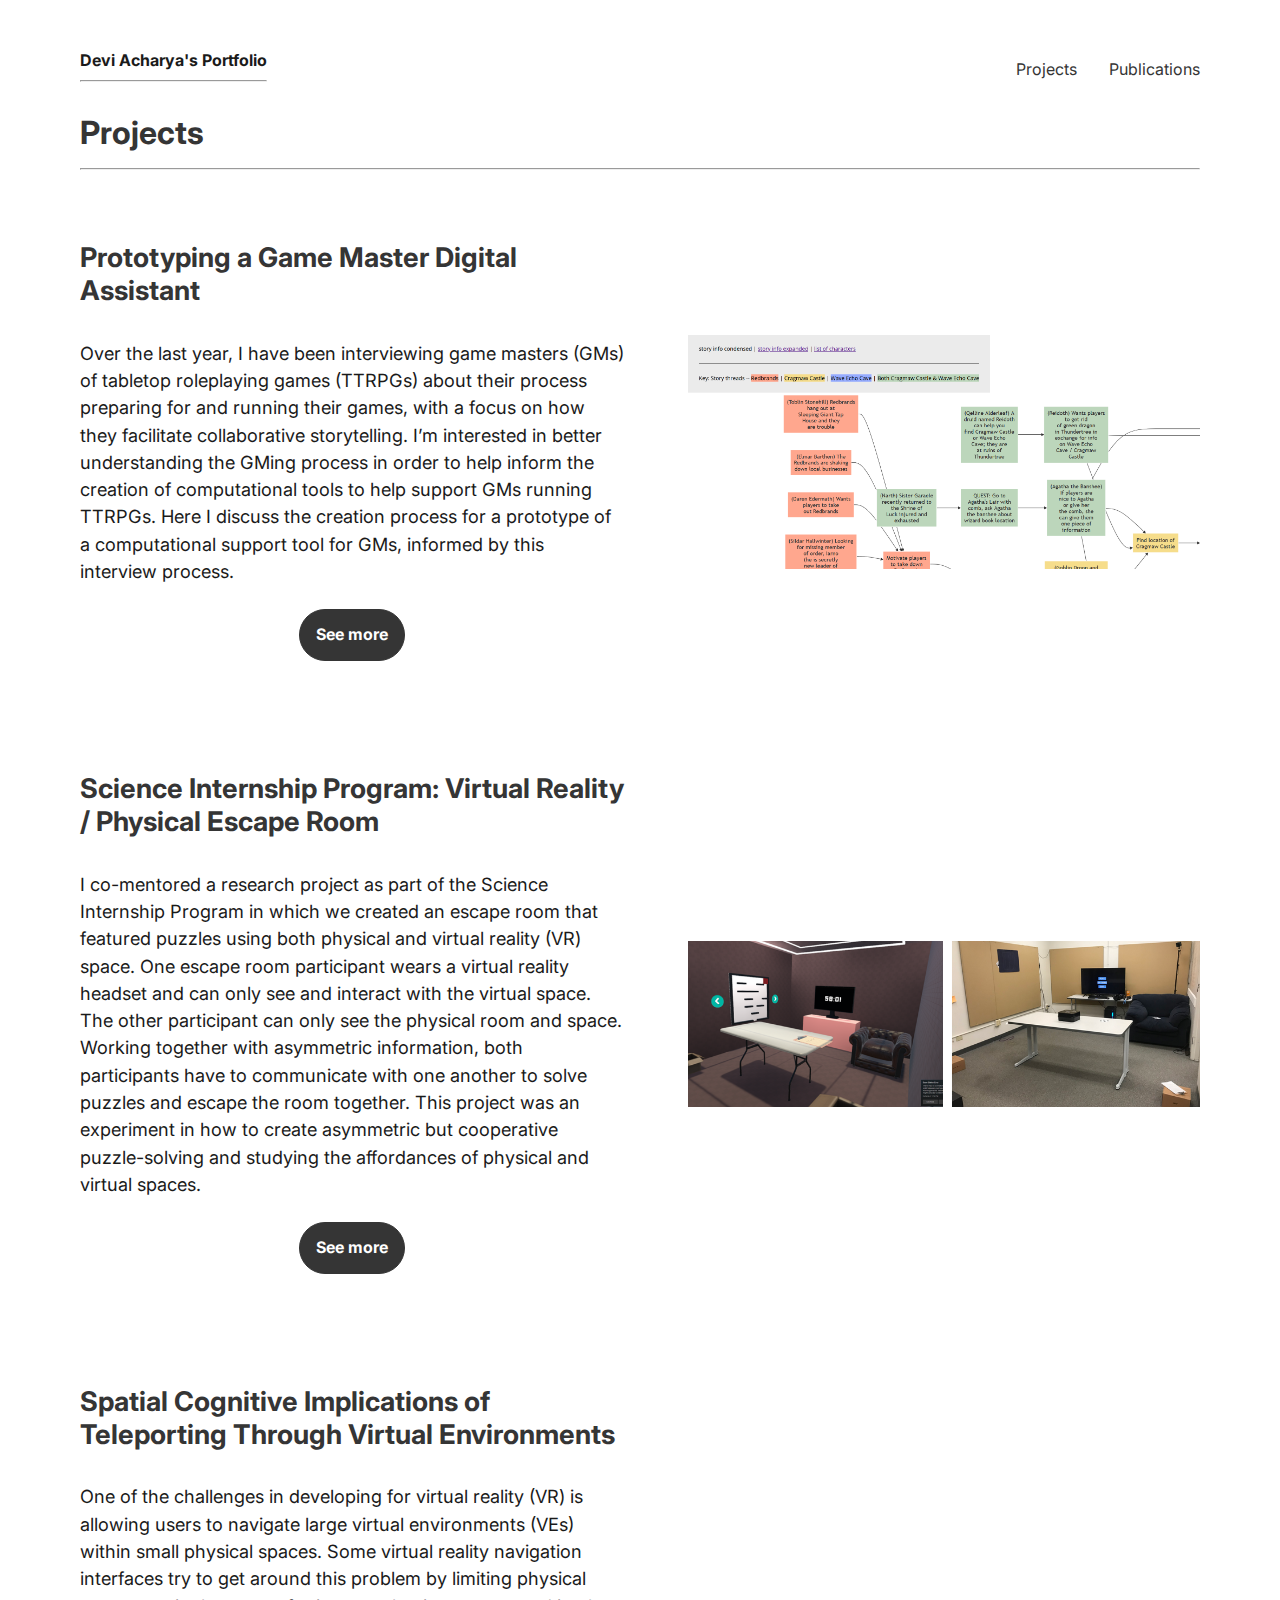
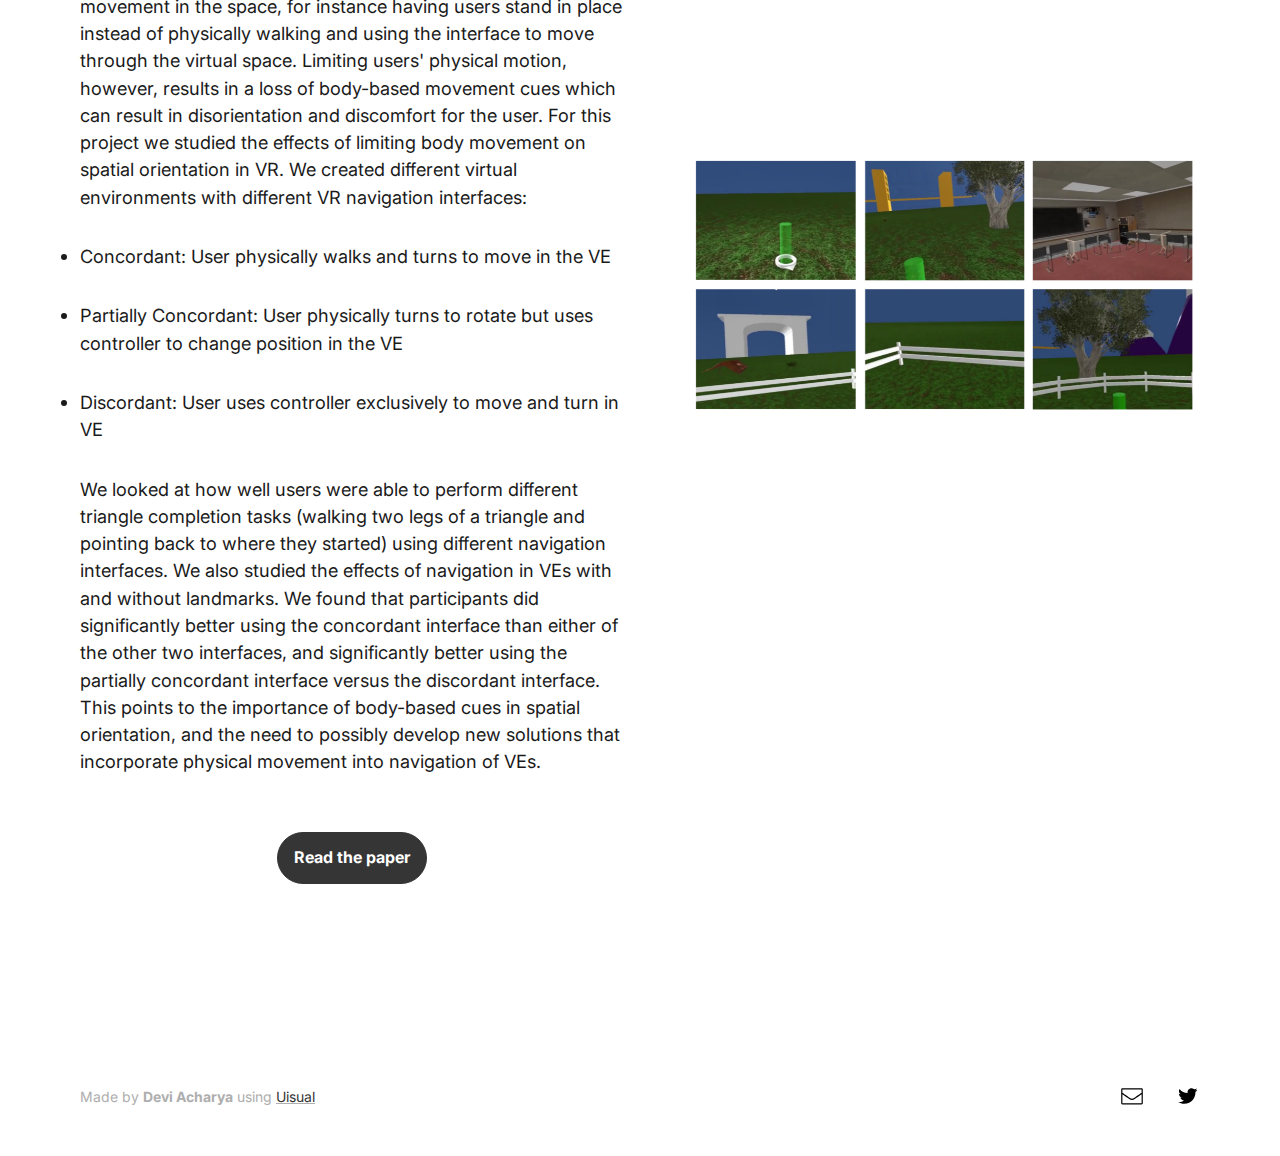
<file: index.html>
<!DOCTYPE html>
<html lang="en">
  <head>
    <!-- META -->
    <meta charset="UTF-8">
    <meta name="viewport" content="width=device-width, initial-scale=1">
    <meta name="uisual" content="Made with Uisual (uisual.com)">
    <meta name="author" content="#">
    <meta name="description" content="#">
    <meta name="referrer" content="unsafe-url">
    <meta name="robots" content="index, follow">
    <!-- SPEED -->
    <link rel="preconnect" href="https://res.cloudinary.com">
    <link rel="dns-prefetch" href="https://res.cloudinary.com">
    <link rel="preconnect" href="https://fonts.googleapis.com">
    <link rel="dns-prefetch" href="https://fonts.googleapis.com">
    <link rel="preconnect" href="https://fonts.gstatic.com">
    <link rel="dns-prefetch" href="https://fonts.gstatic.com">
    <!-- LINK -->
    <link rel="me" href="#">
    <link rel="canonical" href="#">
    <link rel="icon" type="image/png" href="#" sizes="48x48">
    <!-- PERFORMANCE -->
    <link rel="stylesheet" href="https://fonts.googleapis.com/css2?family=Inter:wght@400;700&display=swap">
    <link rel="preload" as="style" href="style.css">
    <link rel="stylesheet" href="style.css">
    <!-- TITLE -->
    <title>Devi Acharya's Portfolio</title>
  </head>
  <body>    
    <header role="banner" class="ui-section-header">
      <div class="ui-layout-container">
        <div class="ui-section-header__layout ui-layout-flex">
          <!-- LOGO -->
            <div class="ui-section-header--logo">
            <strong>Devi Acharya's Portfolio</strong>
            <hr>
          </div>
          <!-- HAMBURGER -->
          <input type="checkbox" id="ui-section-header--menu-id">
          <label for="ui-section-header--menu-id" class="ui-section-header--menu-icon"></label>
          <!-- MENU -->
          <nav role="navigation" class="ui-section-header--nav ui-layout-flex">
            <a href="index.html" role="link" aria-label="#" class="ui-section-header--nav-link">Projects</a>
            <a href="cv.html" role="link" aria-label="#" class="ui-section-header--nav-link">Publications</a>
          </nav>
        </div>
      </div>
    </header>
    <main role="main">
    <section class="ui-section-hero">
        <div class="ui-layout-container">
            <div>
              <h1>Projects</h1>
              <hr>
            </div>
        </div>
      </section>
      <section class="ui-section-feature">
        <div class="ui-layout-container">
          <div class="ui-section-feature__layout ui-layout-grid ui-layout-grid-2">
            <div>
              <h2>Prototyping a Game Master Digital Assistant</h2>
              <p class="ui-text-intro">Over the last year, I have been interviewing game masters (GMs) of tabletop roleplaying games (TTRPGs) about their process preparing for and running their games, with a focus on how they facilitate collaborative storytelling. I’m interested in better understanding the GMing process in order to help inform the creation of computational tools to help support GMs running TTRPGs. Here I discuss the creation process for a prototype of a computational support tool for GMs, informed by this interview process.</p>
              <div class="ui-component-cta ui-layout-flex">
                <a href="ttrpg.html" role="link" aria-label="#" class="ui-component-button ui-component-button-normal ui-component-button-primary">See more</a>

              </div>
            </div>
            <!-- IMAGE -->
            <img src="flowchart2.png" alt="#" class="ui-image-half-right">
          </div>

          <div class="ui-section-feature__layout ui-layout-grid ui-layout-grid-2">
            <!-- FEATURE -->
            <div>
              <h2>Science Internship Program: Virtual Reality / Physical Escape Room</h2>
              <p class="ui-text-intro">I co-mentored a research project as part of the Science Internship Program in which we created an escape room that featured puzzles using both physical and virtual reality (VR) space. One escape room participant wears a virtual reality headset and can only see and interact with the virtual space. The other participant can only see the physical room and space. Working together with asymmetric information, both participants have to communicate with one another to solve puzzles and escape the room together. This project was an experiment in how to create asymmetric but cooperative puzzle-solving and studying the affordances of physical and virtual spaces.</p>
              <div class="ui-component-cta ui-layout-flex">
                <a href="escaperoom.html" role="link" aria-label="#" class="ui-component-button ui-component-button-normal ui-component-button-primary">See more</a>
              </div>
            </div>
            <!-- IMAGE -->
            <img src="escape-room.png" alt="#" class="ui-image-half-right">
          </div>

          <div class="ui-section-feature__layout ui-layout-grid ui-layout-grid-2">
            <!-- FEATURE -->
            <div>
              <h2>Spatial Cognitive Implications of Teleporting Through Virtual Environments</h2>
              <p class="ui-text-intro">One of the challenges in developing for virtual reality (VR) is allowing users to navigate large virtual environments (VEs) within small physical spaces. Some virtual reality navigation interfaces try to get around this problem by limiting physical movement in the space, for instance having users stand in place instead of physically walking and using the interface to move through the virtual space. Limiting users' physical motion, however, results in a loss of body-based movement cues which can result in disorientation and discomfort for the user. For this project we studied the effects of limiting body movement on spatial orientation in VR. We created different virtual environments with different VR navigation interfaces:</p>
              <ul class="ui-text-intro">
                <li class="ui-text-intro">Concordant: User physically walks and turns to move in the VE</li>
                <li class="ui-text-intro">Partially Concordant: User physically turns to rotate but uses controller to change position in the VE</li>
                <li class="ui-text-intro">Discordant: User uses controller exclusively to move and turn in VE</li>
              </ul>
              <p class="ui-text-intro">We looked at how well users were able to perform different triangle completion tasks (walking two legs of a triangle and pointing back to where they started) using different navigation interfaces. We also studied the effects of navigation in VEs with and without landmarks. We found that participants did significantly better using the concordant interface than either of the other two interfaces, and significantly better using the partially concordant interface versus the discordant interface. This points to the importance of body-based cues in spatial orientation, and the need to possibly develop new solutions that incorporate physical movement into navigation of VEs.</p>
              <div class="ui-component-cta ui-layout-flex">

              </div>
            </div>
            <!-- IMAGE -->
            <img src="vr.png" alt="#" class="ui-image-half-right">
            <a href="https://lib.dr.iastate.edu/cgi/viewcontent.cgi?article=1204&context=imse_pubs" role="link" aria-label="#" class="ui-component-button ui-component-button-normal ui-component-button-primary">Read the paper</a>
          </div>
        </div>
      </section>
    </main>
    <footer role="contentinfo" class="ui-section-footer">
      <div class="ui-layout-container">
        <div class="ui-section-footer__layout ui-layout-flex">
          <!-- COPYRIGHT -->
          <p class="ui-section-footer--copyright ui-text-note"><small>Made by <strong>Devi Acharya</strong> using <a href="https://github.com/uisual/freebies">Uisual</a></small></p>
          <!-- MENU -->
          <a href="mailto:dacharya@ucsc.edu" role="link" aria-label="#">
             <svg width="24" height="24" viewBox="0 0 1000 1000" xmlns="http://www.w3.org/2000/svg"><path d=" M 100 423C 100 423 100 800 100 800C 100 800 900 800 900 800C 900 800 900 423 900 423C 900 423 614 621 614 621C 614 621 614 621 614 621C 574 647 538 663 500 663C 462 663 426 647 386 621C 386 621 386 621 386 621C 386 621 100 423 100 423M 100 225C 100 225 100 362 100 362C 100 362 414 579 414 579C 449 603 475 613 500 613C 525 613 551 603 586 579C 586 579 900 362 900 362C 900 362 900 225 900 225C 900 225 100 225 100 225M 100 175C 100 175 900 175 900 175C 927 175 950 198 950 225C 950 225 950 800 950 800C 950 827 927 850 900 850C 900 850 100 850 100 850C 73 850 50 827 50 800C 50 800 50 225 50 225C 50 198 73 175 100 175C 100 175 100 175 100 175"/></svg> 
          </a>
          <a href="https://twitter.com/dacharya64/" role="link" aria-label="#">
            <svg width="24" height="24" viewBox="0 0 1000 1000" xmlns="http://www.w3.org/2000/svg"><path d=" M 342 828C 252 828 163 802 88 754C 175 764 265 739 333 685C 266 685 203 640 181 577C 188 566 232 579 253 568C 178 554 119 482 121 406C 140 412 170 426 196 424C 124 379 100 276 144 204C 227 306 354 371 485 376C 474 330 484 278 513 240C 564 169 672 152 741 204C 774 247 827 205 865 189C 873 206 830 262 799 277C 829 274 859 266 888 254C 886 271 839 317 811 337C 816 452 777 568 705 658C 619 768 480 830 342 828"/></svg> 
          </a>
        </div>
      </div>
    </footer>
</html>
</file>
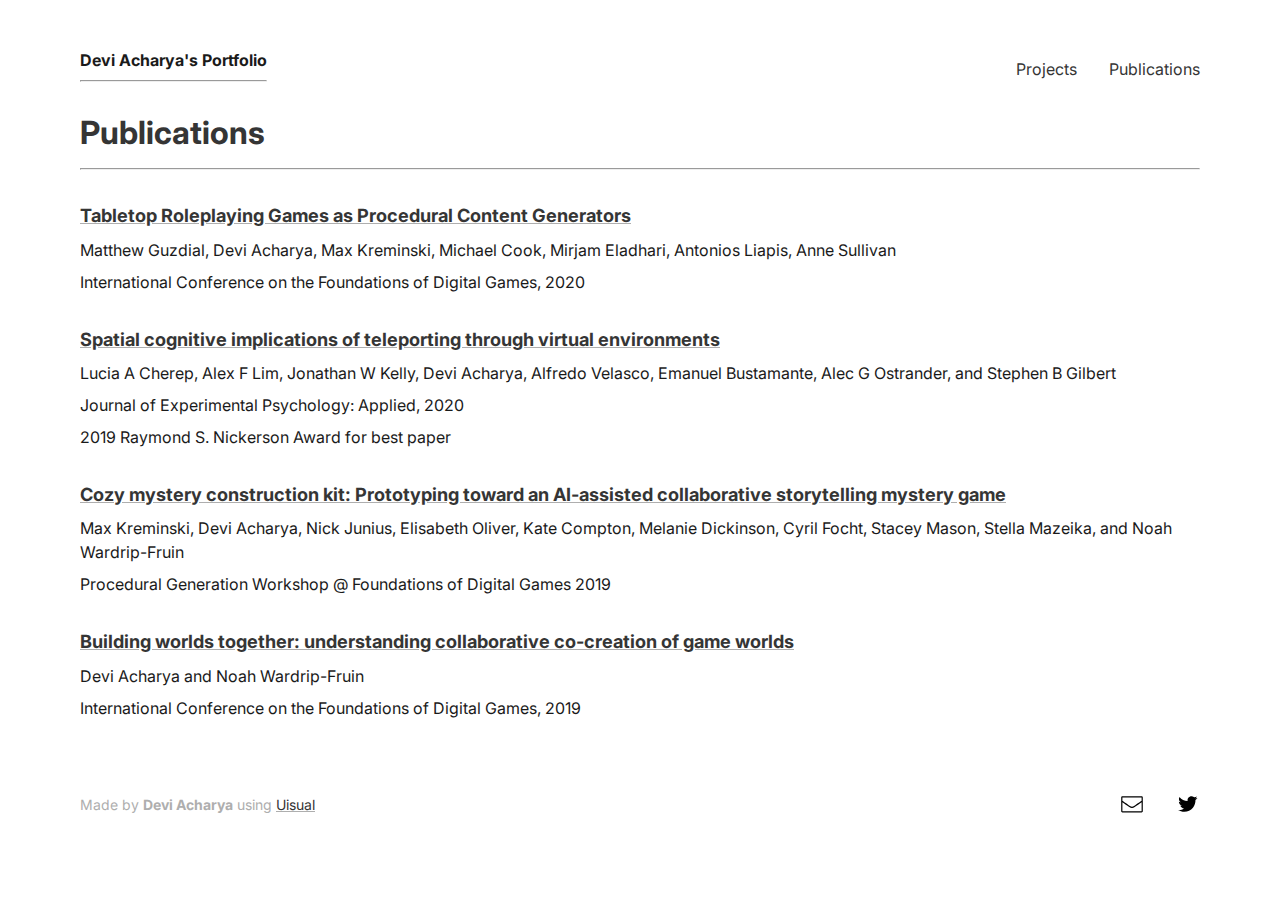
<file: cv.html>
<!DOCTYPE html>
<html lang="en">
  <head>
    <!-- META -->
    <meta charset="UTF-8">
    <meta name="viewport" content="width=device-width, initial-scale=1">
    <meta name="uisual" content="Made with Uisual (uisual.com)">
    <meta name="author" content="#">
    <meta name="description" content="#">
    <meta name="referrer" content="unsafe-url">
    <meta name="robots" content="index, follow">
    <!-- SPEED -->
    <link rel="preconnect" href="https://res.cloudinary.com">
    <link rel="dns-prefetch" href="https://res.cloudinary.com">
    <link rel="preconnect" href="https://fonts.googleapis.com">
    <link rel="dns-prefetch" href="https://fonts.googleapis.com">
    <link rel="preconnect" href="https://fonts.gstatic.com">
    <link rel="dns-prefetch" href="https://fonts.gstatic.com">
    <!-- LINK -->
    <link rel="me" href="#">
    <link rel="canonical" href="#">
    <link rel="icon" type="image/png" href="#" sizes="48x48">
    <!-- PERFORMANCE -->
    <link rel="stylesheet" href="https://fonts.googleapis.com/css2?family=Inter:wght@400;700&display=swap">
    <link rel="preload" as="style" href="style.css">
    <link rel="stylesheet" href="style.css">
    <!-- TITLE -->
    <title>Devi Acharya</title>
  </head>
  <body>
    <header role="banner" class="ui-section-header">
      <div class="ui-layout-container">
        <div class="ui-section-header__layout ui-layout-flex">
          <!-- LOGO -->
          <div class="ui-section-header--logo">
            <strong>Devi Acharya's Portfolio</strong>
            <hr>
          </div>
          <!-- HAMBURGER -->
          <input type="checkbox" id="ui-section-header--menu-id">
          <label for="ui-section-header--menu-id" class="ui-section-header--menu-icon"></label>
          <!-- MENU -->
          <nav role="navigation" class="ui-section-header--nav ui-layout-flex">
            <a href="index.html" role="link" aria-label="#" class="ui-section-header--nav-link">Projects</a>
            <a href="cv.html" role="link" aria-label="#" class="ui-section-header--nav-link">Publications</a>
          </nav>
        </div>
      </div>
    </header>
    <main role="main">
      <section class="ui-section-hero">
        <div class="ui-layout-container">
          <div class="ui-section-hero__layout ui-layout-grid ui-layout-grid-1">
            <!-- COPYWRITING -->
            <div>
              <h1>Publications</h1>
              <hr>
              <p class="ui-text-intro"><strong><a href="https://dl.acm.org/doi/pdf/10.1145/3402942.3409605?casa_token=hCED8gRYzB0AAAAA:Z7VRRqwQcNcJhx8jfYIfAfccmpqnjsb32mTTR9apyP8M1VqpqC9tytspf42xuQ-XRdWD2XdNkhxc">Tabletop Roleplaying Games as Procedural Content Generators</a></strong></p>
              <p>Matthew Guzdial, Devi Acharya, Max Kreminski, Michael Cook, Mirjam Eladhari, Antonios Liapis, Anne Sullivan</p>
              <p>International Conference on the Foundations of Digital Games, 2020</p>

              <p class="ui-text-intro"><strong><a href="https://lib.dr.iastate.edu/cgi/viewcontent.cgi?article=1204&context=imse_pubs">Spatial cognitive implications of teleporting through virtual environments</a></strong></p>
              <p>Lucia A Cherep, Alex F Lim, Jonathan W Kelly, Devi Acharya, Alfredo Velasco, Emanuel Bustamante, Alec G Ostrander, and Stephen B Gilbert</p>
              <p>Journal of Experimental Psychology: Applied, 2020</p>
              <p>2019 Raymond S. Nickerson Award for best paper</p>

              <p class="ui-text-intro"><strong><a href="https://dl.acm.org/doi/pdf/10.1145/3337722.3341853?casa_token=s8kefPIeE6sAAAAA:swRldIv42pY2ogsrI0Z_nmF882ql1hXI5u3E8kvct_qQzeA1OjYwEA3ShQ0Dre6UqeSaR8TQxHZZ">Cozy mystery construction kit: Prototyping toward an AI-assisted collaborative storytelling mystery game</a></strong></p>
              <p>Max Kreminski, Devi Acharya, Nick Junius, Elisabeth Oliver, Kate Compton, Melanie Dickinson, Cyril Focht, Stacey Mason, Stella Mazeika, and Noah Wardrip-Fruin</p>
              <p>Procedural Generation Workshop @ Foundations of Digital Games 2019</p>

              <p class="ui-text-intro"><strong><a href="https://dl.acm.org/doi/pdf/10.1145/3337722.3337748?casa_token=mxjdKnjv1tsAAAAA:hCgHZODN16e8aH_88qj7P3KvJbvwIPVsPYtfqPMrBNpixE4NzTyAYDl5DMUe8AGJ-CegLO4lYOdm">Building worlds together: understanding collaborative co-creation of game worlds</a></strong></p>
              <p>Devi Acharya and Noah Wardrip-Fruin</p>
              <p>International Conference on the Foundations of Digital Games, 2019</p>
            </div>
          </div>
        </div>
      </section>
    </main>
    <footer role="contentinfo" class="ui-section-footer">
      <div class="ui-layout-container">
        <div class="ui-section-footer__layout ui-layout-flex">
          <!-- COPYRIGHT -->
          <p class="ui-section-footer--copyright ui-text-note"><small>Made by <strong>Devi Acharya</strong> using <a href="https://github.com/uisual/freebies">Uisual</a></small></p>
          <!-- MENU -->
          <a href="mailto:dacharya@ucsc.edu" role="link" aria-label="#">
             <svg width="24" height="24" viewBox="0 0 1000 1000" xmlns="http://www.w3.org/2000/svg"><path d=" M 100 423C 100 423 100 800 100 800C 100 800 900 800 900 800C 900 800 900 423 900 423C 900 423 614 621 614 621C 614 621 614 621 614 621C 574 647 538 663 500 663C 462 663 426 647 386 621C 386 621 386 621 386 621C 386 621 100 423 100 423M 100 225C 100 225 100 362 100 362C 100 362 414 579 414 579C 449 603 475 613 500 613C 525 613 551 603 586 579C 586 579 900 362 900 362C 900 362 900 225 900 225C 900 225 100 225 100 225M 100 175C 100 175 900 175 900 175C 927 175 950 198 950 225C 950 225 950 800 950 800C 950 827 927 850 900 850C 900 850 100 850 100 850C 73 850 50 827 50 800C 50 800 50 225 50 225C 50 198 73 175 100 175C 100 175 100 175 100 175"/></svg> 
          </a>
          <a href="https://twitter.com/dacharya64/" role="link" aria-label="#">
            <svg width="24" height="24" viewBox="0 0 1000 1000" xmlns="http://www.w3.org/2000/svg"><path d=" M 342 828C 252 828 163 802 88 754C 175 764 265 739 333 685C 266 685 203 640 181 577C 188 566 232 579 253 568C 178 554 119 482 121 406C 140 412 170 426 196 424C 124 379 100 276 144 204C 227 306 354 371 485 376C 474 330 484 278 513 240C 564 169 672 152 741 204C 774 247 827 205 865 189C 873 206 830 262 799 277C 829 274 859 266 888 254C 886 271 839 317 811 337C 816 452 777 568 705 658C 619 768 480 830 342 828"/></svg> 
          </a>
        </div>
      </div>
    </footer>
  </body>
</html>
</file>
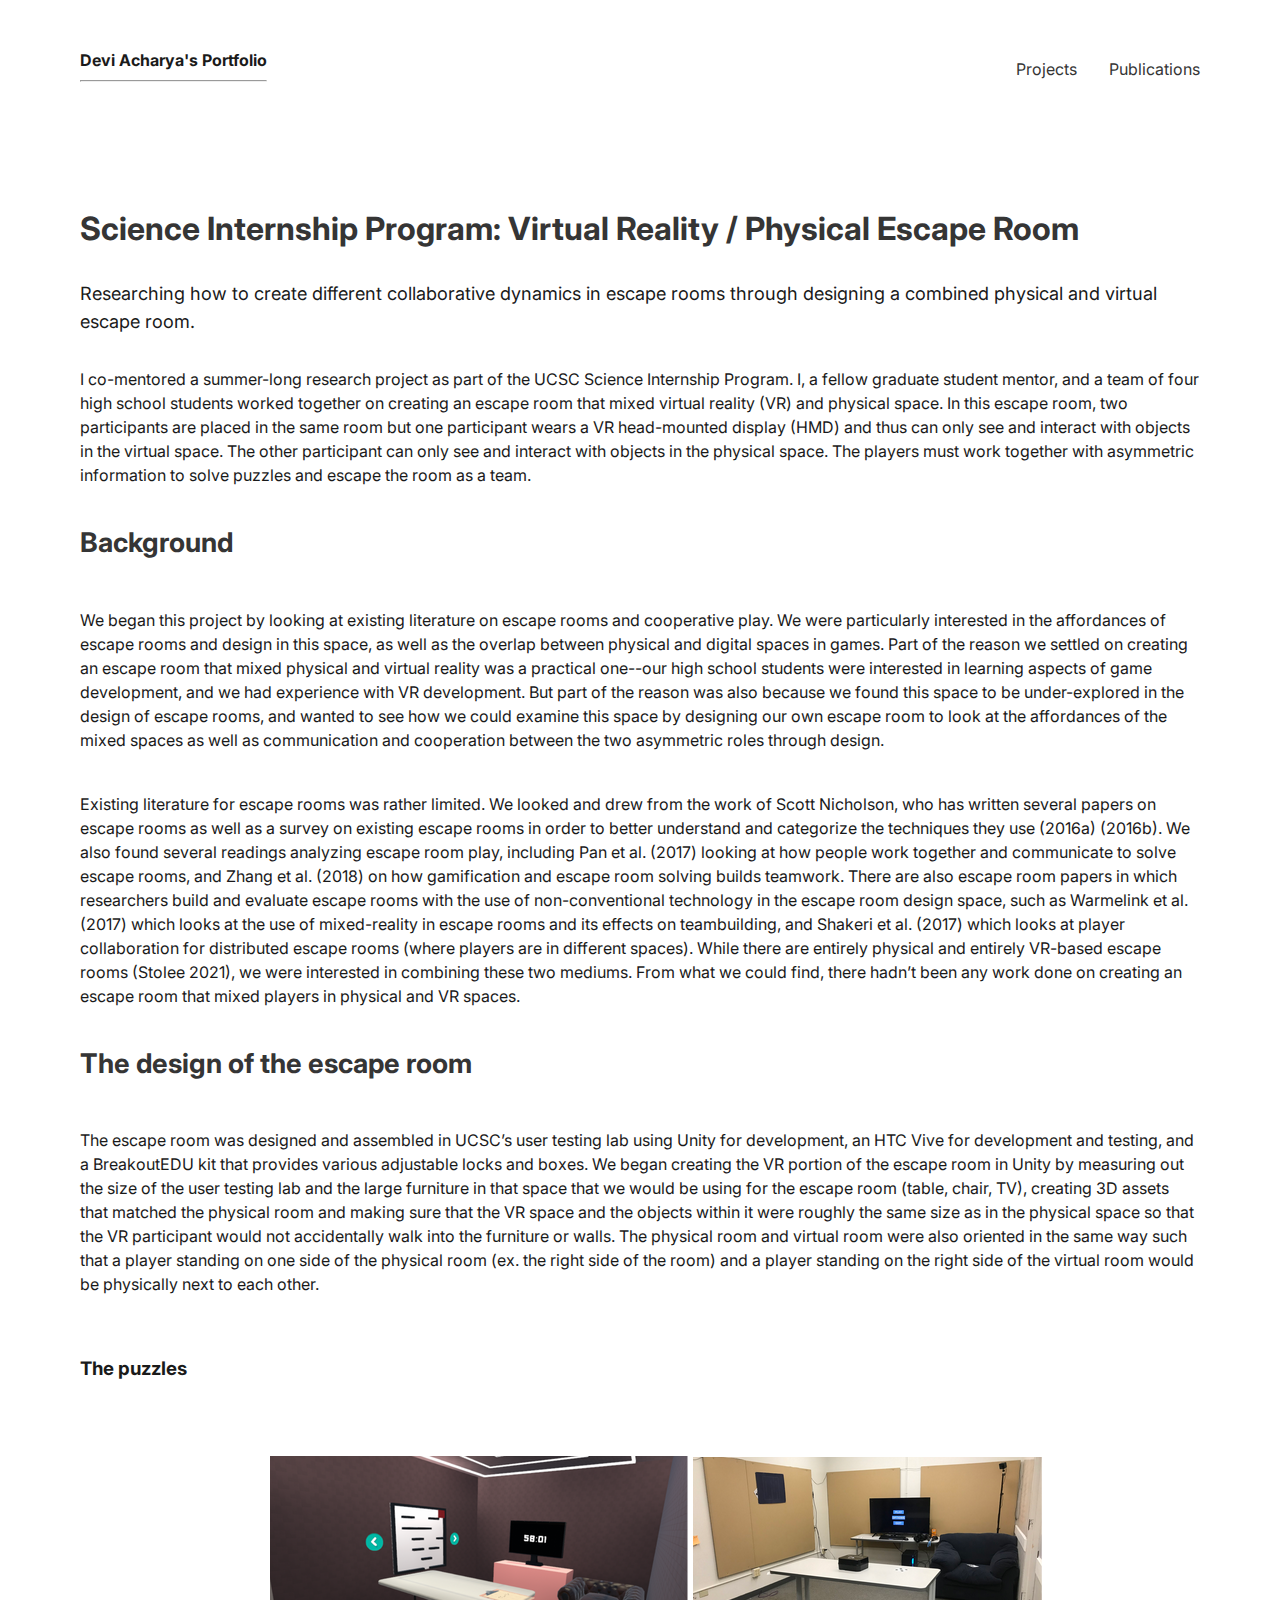
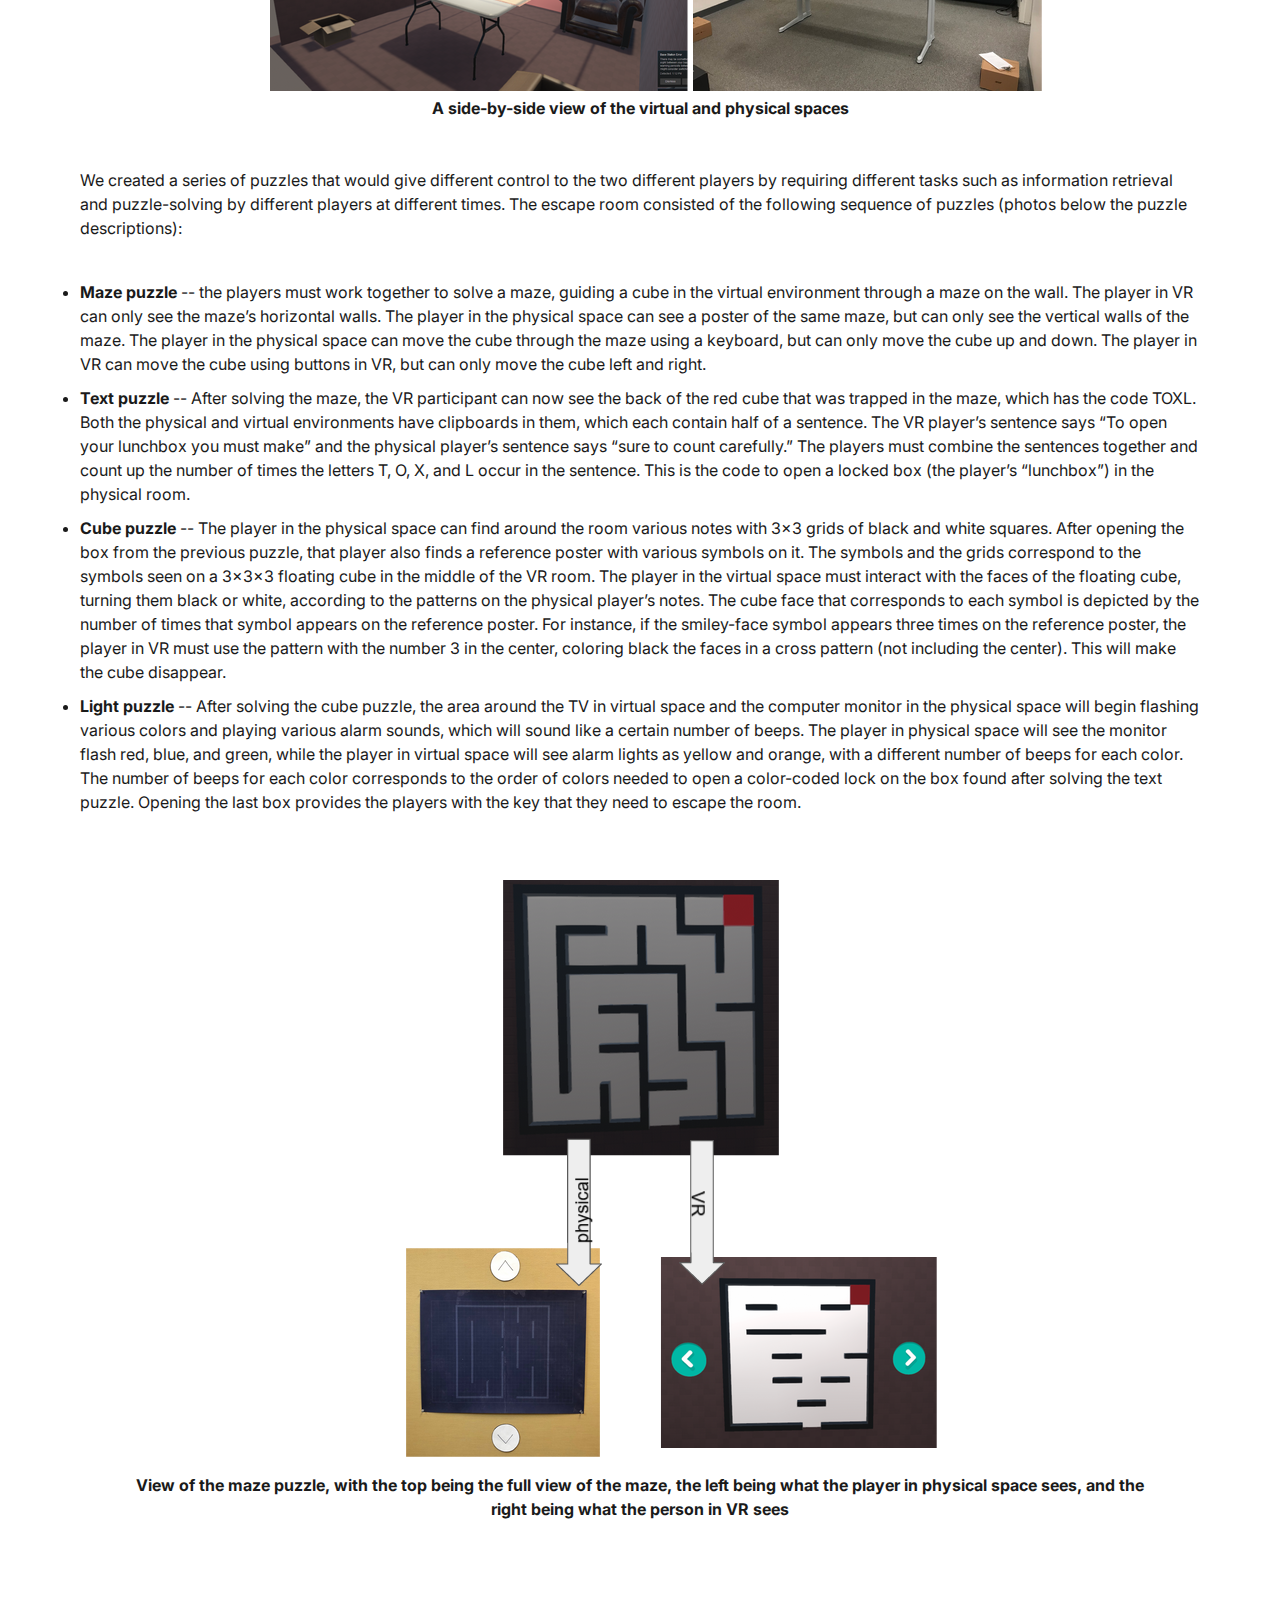
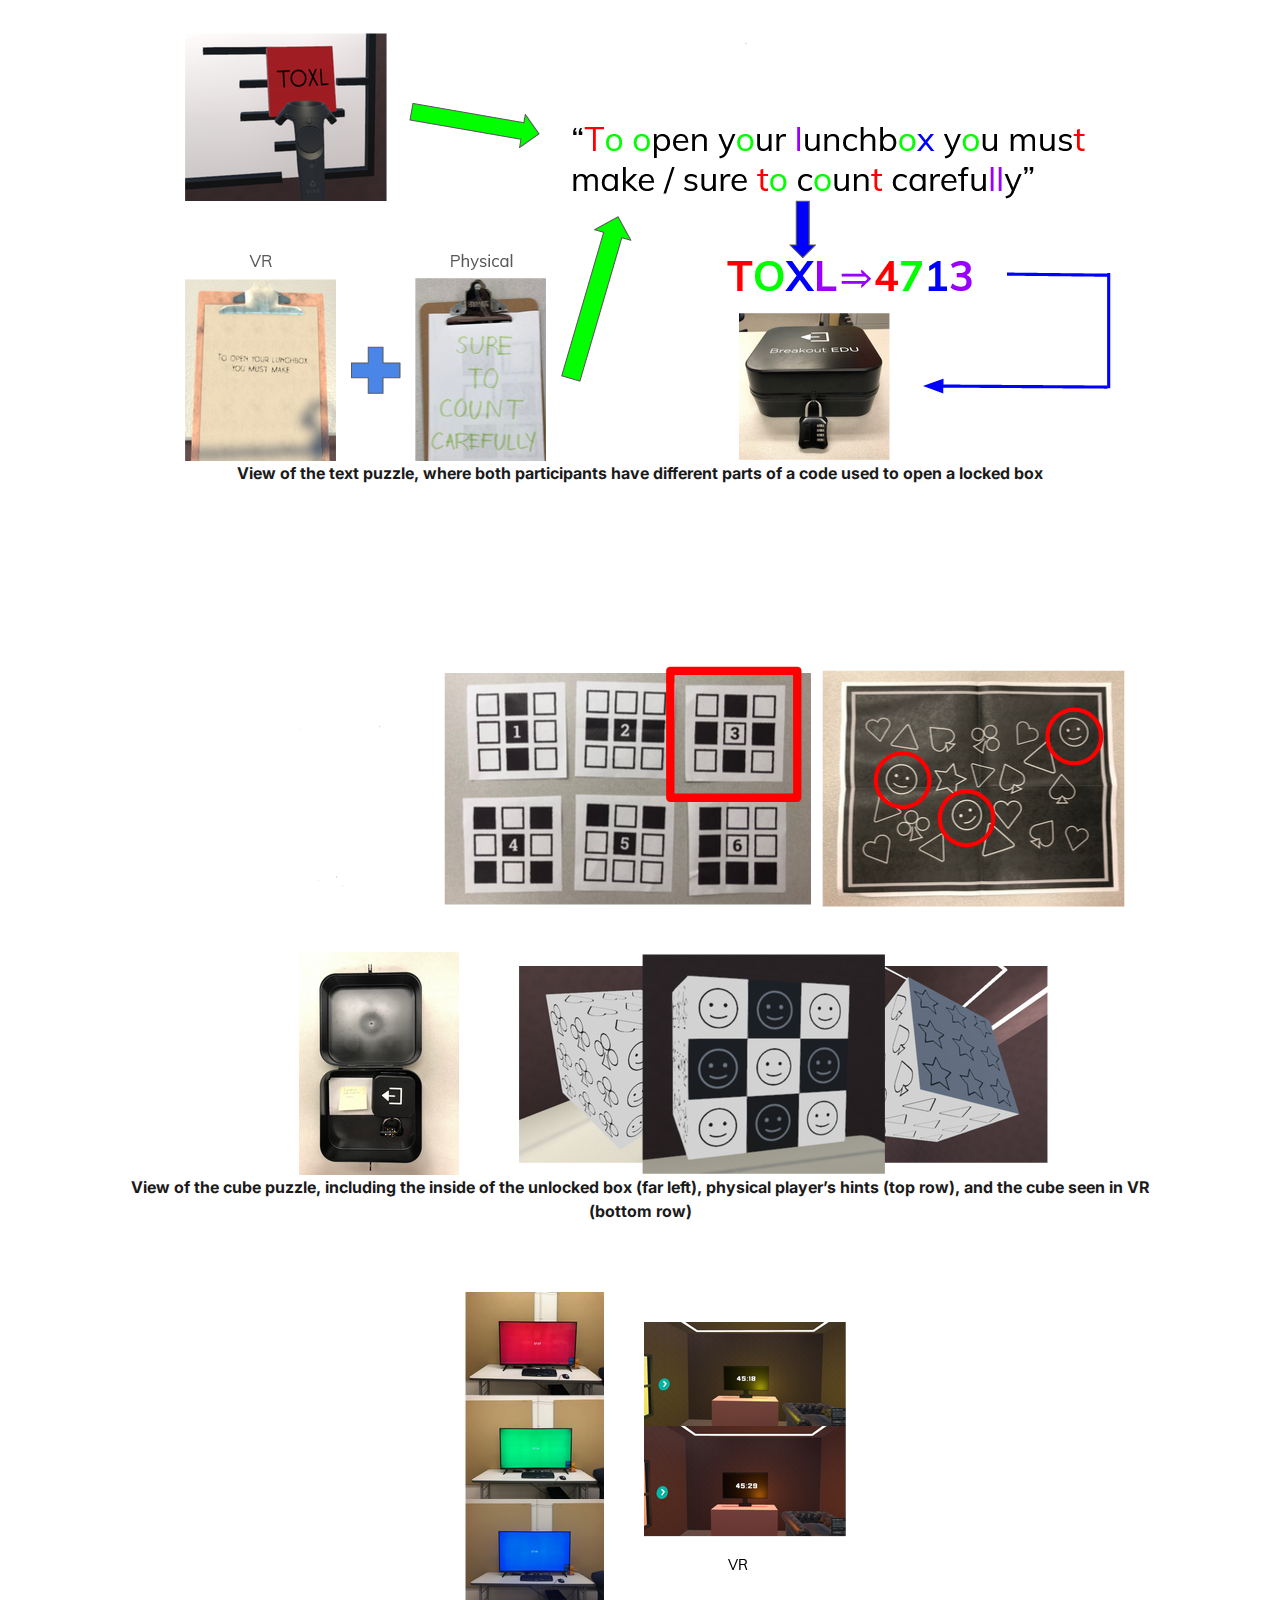
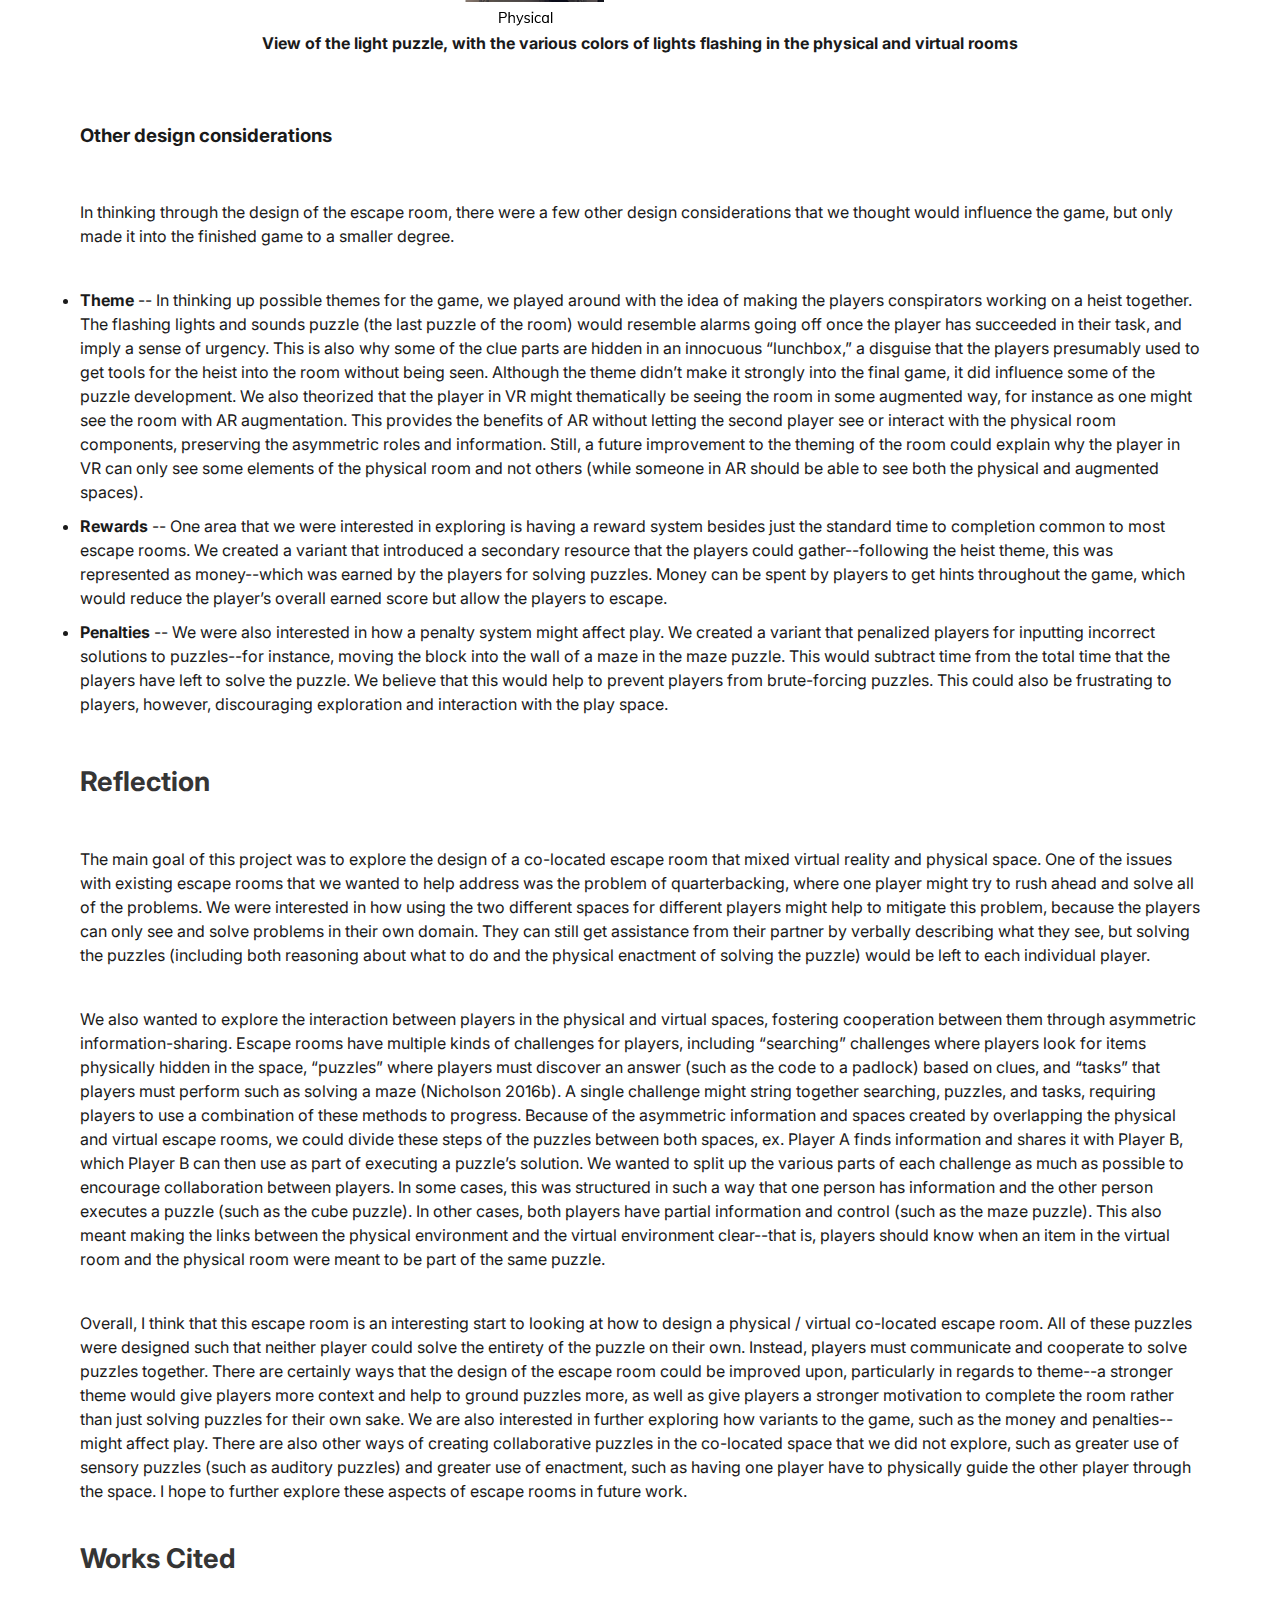
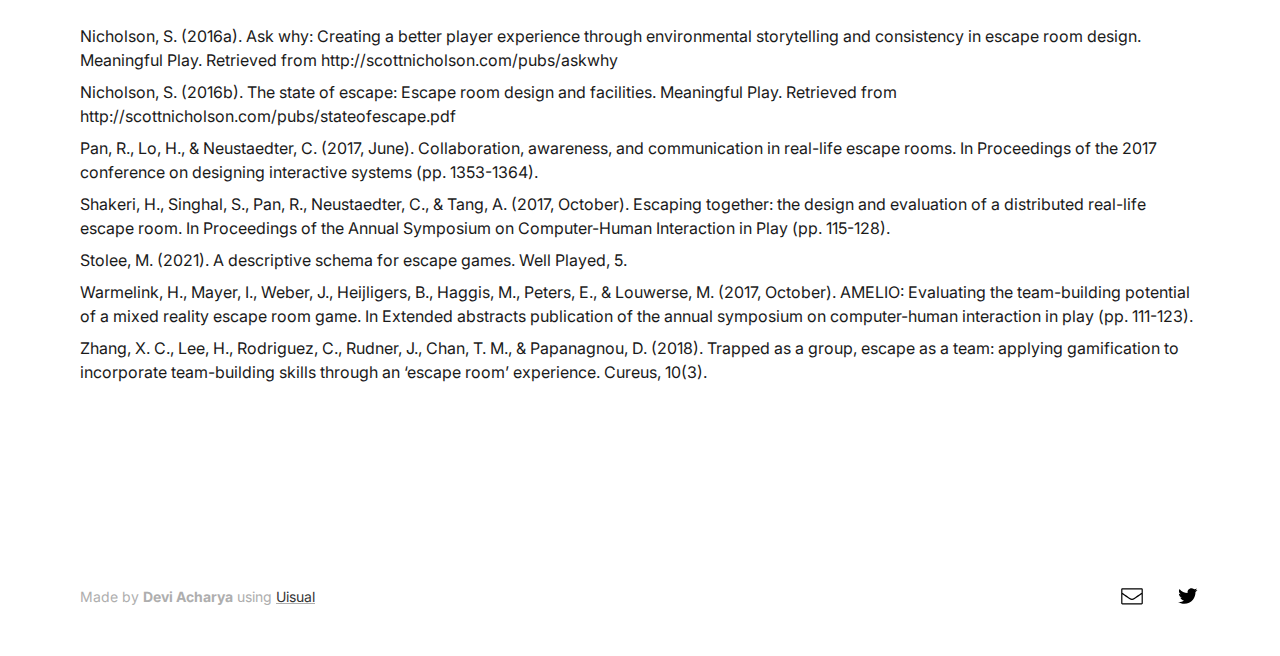
<file: escaperoom.html>
<!DOCTYPE html>
<html lang="en">
  <head>
    <!-- META -->
    <meta charset="UTF-8">
    <meta name="viewport" content="width=device-width, initial-scale=1">
    <meta name="uisual" content="Made with Uisual (uisual.com)">
    <meta name="author" content="#">
    <meta name="description" content="#">
    <meta name="referrer" content="unsafe-url">
    <meta name="robots" content="index, follow">
    <!-- SPEED -->
    <link rel="preconnect" href="https://res.cloudinary.com">
    <link rel="dns-prefetch" href="https://res.cloudinary.com">
    <link rel="preconnect" href="https://fonts.googleapis.com">
    <link rel="dns-prefetch" href="https://fonts.googleapis.com">
    <link rel="preconnect" href="https://fonts.gstatic.com">
    <link rel="dns-prefetch" href="https://fonts.gstatic.com">
    <!-- LINK -->
    <link rel="me" href="#">
    <link rel="canonical" href="#">
    <link rel="icon" type="image/png" href="#" sizes="48x48">
    <!-- PERFORMANCE -->
    <link rel="stylesheet" href="https://fonts.googleapis.com/css2?family=Inter:wght@400;700&display=swap">
    <link rel="preload" as="style" href="style.css">
    <link rel="stylesheet" href="style.css">
    <!-- TITLE -->
    <title>Devi Acharya</title>
  </head>
  <body>
    <header role="banner" class="ui-section-header">
      <div class="ui-layout-container">
        <div class="ui-section-header__layout ui-layout-flex">
          <!-- LOGO -->
          <div class="ui-section-header--logo">
            <strong>Devi Acharya's Portfolio</strong>
            <hr>
          </div>
          <!-- HAMBURGER -->
          <input type="checkbox" id="ui-section-header--menu-id">
          <label for="ui-section-header--menu-id" class="ui-section-header--menu-icon"></label>
          <!-- MENU -->
          <nav role="navigation" class="ui-section-header--nav ui-layout-flex">
            <a href="index.html" role="link" aria-label="#" class="ui-section-header--nav-link">Projects</a>
            <a href="cv.html" role="link" aria-label="#" class="ui-section-header--nav-link">Publications</a>
          </nav>
        </div>
      </div>
    </header>
    <main role="main">
      <section class="ui-section-feature">
        <div class="ui-layout-container">
          <div class="ui-section-feature__layout ui-layout-grid ui-layout-grid-1">
            <!-- FEATURE -->
            <div>
              <h1>Science Internship Program: Virtual Reality / Physical Escape Room</h1>
              <p class="ui-text-intro">Researching how to create different collaborative dynamics in escape rooms through designing a combined physical and virtual escape room.</p>
            </div>

            <p>I co-mentored a summer-long research project as part of the UCSC Science Internship Program. I, a fellow graduate student mentor, and a team of four high school students worked together on creating an escape room that mixed virtual reality (VR) and physical space. In this escape room, two participants are placed in the same room but one participant wears a VR head-mounted display (HMD) and thus can only see and interact with objects in the virtual space. The other participant can only see and interact with objects in the physical space. The players must work together with asymmetric information to solve puzzles and escape the room as a team.</p>

            <h2>Background</h2>
            <p>We began this project by looking at existing literature on escape rooms and cooperative play. We were particularly interested in the affordances of escape rooms and design in this space, as well as the overlap between physical and digital spaces in games. Part of the reason we settled on creating an escape room that mixed physical and virtual reality was a practical one--our high school students were interested in learning aspects of game development, and we had experience with VR development. But part of the reason was also because we found this space to be under-explored in the design of escape rooms, and wanted to see how we could examine this space by designing our own escape room to look at the affordances of the mixed spaces as well as communication and cooperation between the two asymmetric roles through design.</p>
            
            <p>
              Existing literature for escape rooms was rather limited. We looked and drew from the work of Scott Nicholson, who has written several papers on escape rooms as well as a survey on existing escape rooms in order to better understand and categorize the techniques they use (2016a) (2016b). We also found several readings analyzing escape room play, including Pan et al. (2017) looking at how people work together and communicate to solve escape rooms, and Zhang et al. (2018) on how gamification and escape room solving builds teamwork. There are also escape room papers in which researchers build and evaluate escape rooms with the use of non-conventional technology in the escape room design space, such as Warmelink et al. (2017) which looks at the use of mixed-reality in escape rooms and its effects on teambuilding, and Shakeri et al. (2017) which looks at player collaboration for distributed escape rooms (where players are in different spaces). While there are entirely physical and entirely VR-based escape rooms (Stolee 2021), we were interested in combining these two mediums. From what we could find, there hadn’t been any work done on creating an escape room that mixed players in physical and VR spaces. 
            </p>

            <h2>The design of the escape room</h2>
            <p>
              The escape room was designed and assembled in UCSC’s user testing lab using Unity for development, an HTC Vive for development and testing, and a BreakoutEDU kit that provides various adjustable locks and boxes. We began creating the VR portion of the escape room in Unity by measuring out the size of the user testing lab and the large furniture in that space that we would be using for the escape room (table, chair, TV), creating 3D assets that matched the physical room and making sure that the VR space and the objects within it were roughly the same size as in the physical space so that the VR participant would not accidentally walk into the furniture or walls. The physical room and virtual room were also oriented in the same way such that a player standing on one side of the physical room (ex. the right side of the room) and a player standing on the right side of the virtual room would be physically next to each other. 
            </p>
            <h3>The puzzles</h3>  
              <figure>
                <img src="images/image13.png" class="ui-image-half-right">
                <figcaption>A side-by-side view of the virtual and physical spaces</figcaption>
              </figure>
             <p> 
              We created a series of puzzles that would give different control to the two different players by requiring different tasks such as information retrieval and puzzle-solving by different players at different times. The escape room consisted of the following sequence of puzzles (photos below the puzzle descriptions): 
            </p>
            
            <ul>
              <li>
                <strong>Maze puzzle</strong> -- the players must work together to solve a maze, guiding a cube in the virtual environment through a maze on the wall. The player in VR can only see the maze’s horizontal walls. The player in the physical space can see a poster of the same maze, but can only see the vertical walls of the maze. The player in the physical space can move the cube through the maze using a keyboard, but can only move the cube up and down. The player in VR can move the cube using buttons in VR, but can only move the cube left and right. 
              </li>
              <li>
                <strong>Text puzzle</strong> -- After solving the maze, the VR participant can now see the back of the red cube that was trapped in the maze, which has the code TOXL. Both the physical and virtual environments have clipboards in them, which each contain half of a sentence. The VR player’s sentence says “To open your lunchbox you must make” and the physical player’s sentence says “sure to count carefully.” The players must combine the sentences together and count up the number of times the letters T, O, X, and L occur in the sentence. This is the code to open a locked box (the player’s “lunchbox”) in the physical room. 
              </li>
              <li>
                <strong>Cube puzzle</strong> -- The player in the physical space can find around the room various notes with 3x3 grids of black and white squares. After opening the box from the previous puzzle, that player also finds a reference poster with various symbols on it. The symbols and the grids correspond to the symbols seen on a 3x3x3 floating cube in the middle of the VR room. The player in the virtual space must interact with the faces of the floating cube, turning them black or white, according to the patterns on the physical player’s notes. The cube face that corresponds to each symbol is depicted by the number of times that symbol appears on the reference poster. For instance, if the smiley-face symbol appears three times on the reference poster, the player in VR must use the pattern with the number 3 in the center, coloring black the faces in a cross pattern (not including the center). This will make the cube disappear.
              </li>
              <li>
                <strong>Light puzzle</strong> -- After solving the cube puzzle, the area around the TV in virtual space and the computer monitor in the physical space will begin flashing various colors and playing various alarm sounds, which will sound like a certain number of beeps. The player in physical space will see the monitor flash red, blue, and green, while the player in virtual space will see alarm lights as yellow and orange, with a different number of beeps for each color. The number of beeps for each color corresponds to the order of colors needed to open a color-coded lock on the box found after solving the text puzzle. Opening the last box provides the players with the key that they need to escape the room.
              </li>
            </ul>
          
              <figure>
                <img src="images/image9.png" class="ui-image-half-right">
                <figcaption>View of the maze puzzle, with the top being the full view of the maze, the left being what the player in physical space sees, and the right being what the person in VR sees</figcaption>
              </figure>
               <figure>
                <img src="images/image5.png" class="ui-image-half-right">
                <figcaption>View of the text puzzle, where both participants have different parts of a code used to open a locked box</figcaption>
              </figure>
              <figure>
                <img src="images/image11.png" class="ui-image-half-right">
                <figcaption>View of the cube puzzle, including the inside of the unlocked box (far left), physical player’s hints (top row), and the cube seen in VR (bottom row)</figcaption>
              </figure>
              <figure>
                <img src="images/image10.png" class="ui-image-half-right">
                <figcaption>View of the light puzzle, with the various colors of lights flashing in the physical and virtual rooms </figcaption>
              </figure>

              <h3>Other design considerations </h3>
              <p>
                In thinking through the design of the escape room, there were a few other design considerations that we thought would influence the game, but only made it into the finished game to a smaller degree. 
              </p>

            <ul>
              <li>
                <strong>Theme</strong> -- In thinking up possible themes for the game, we played around with the idea of making the players conspirators working on a heist together. The flashing lights and sounds puzzle (the last puzzle of the room) would resemble alarms going off once the player has succeeded in their task, and imply a sense of urgency. This is also why some of the clue parts are hidden in an innocuous “lunchbox,” a disguise that the players presumably used to get tools for the heist into the room without being seen. Although the theme didn’t make it strongly into the final game, it did influence some of the puzzle development. We also theorized that the player in VR might thematically be seeing the room in some augmented way, for instance as one might see the room with AR augmentation. This provides the benefits of AR without letting the second player see or interact with the physical room components, preserving the asymmetric roles and information. Still, a future improvement to the theming of the room could explain why the player in VR can only see some elements of the physical room and not others (while someone in AR should be able to see both the physical and augmented spaces). 
              </li>
              <li>
                <strong>Rewards</strong> -- One area that we were interested in exploring is having a reward system besides just the standard time to completion common to most escape rooms. We created a variant that introduced a secondary resource that the players could gather--following the heist theme, this was represented as money--which was earned by the players for solving puzzles. Money can be spent by players to get hints throughout the game, which would reduce the player’s overall earned score but allow the players to escape. 
              </li>
              <li>
                <strong>Penalties</strong> -- We were also interested in how a penalty system might affect play. We created a variant that penalized players for inputting incorrect solutions to puzzles--for instance, moving the block into the wall of a maze in the maze puzzle. This would subtract time from the total time that the players have left to solve the puzzle. We believe that this would help to prevent players from brute-forcing puzzles. This could also be frustrating to players, however, discouraging exploration and interaction with the play space. 
              </li>
            </ul>

            <h2>Reflection</h2>

            <p>
              The main goal of this project was to explore the design of a co-located escape room that mixed virtual reality and physical space. One of the issues with existing escape rooms that we wanted to help address was the problem of quarterbacking, where one player might try to rush ahead and solve all of the problems. We were interested in how using the two different spaces for different players might help to mitigate this problem, because the players can only see and solve problems in their own domain. They can still get assistance from their partner by verbally describing what they see, but solving the puzzles (including both reasoning about what to do and the physical enactment of solving the puzzle) would be left to each individual player. 
            </p>
            <p>
              We also wanted to explore the interaction between players in the physical and virtual spaces, fostering cooperation between them through asymmetric information-sharing. Escape rooms have multiple kinds of challenges for players, including “searching” challenges where players look for items physically hidden in the space, “puzzles” where players must discover an answer (such as the code to a padlock) based on clues, and “tasks” that players must perform such as solving a maze (Nicholson 2016b). A single challenge might string together searching, puzzles, and tasks, requiring players to use a combination of these methods to progress. Because of the asymmetric information and spaces created by overlapping the physical and virtual escape rooms, we could divide these steps of the puzzles between both spaces, ex. Player A finds information and shares it with Player B, which Player B can then use as part of executing a puzzle’s solution. We wanted to split up the various parts of each challenge as much as possible to encourage collaboration between players. In some cases, this was structured in such a way that one person has information and the other person executes a puzzle (such as the cube puzzle). In other cases, both players have partial information and control (such as the maze puzzle). This also meant making the links between the physical environment and the virtual environment clear--that is, players should know when an item in the virtual room and the physical room were meant to be part of the same puzzle. 
            </p>
            <p>
              Overall, I think that this escape room is an interesting start to looking at how to design a physical / virtual co-located escape room. All of these puzzles were designed such that neither player could solve the entirety of the puzzle on their own. Instead, players must communicate and cooperate to solve puzzles together. There are certainly ways that the design of the escape room could be improved upon, particularly in regards to theme--a stronger theme would give players more context and help to ground puzzles more, as well as give players a stronger motivation to complete the room rather than just solving puzzles for their own sake. We are also interested in further exploring how variants to the game, such as the money and penalties--might affect play. There are also other ways of creating collaborative puzzles in the co-located space that we did not explore, such as greater use of sensory puzzles (such as auditory puzzles) and greater use of enactment, such as having one player have to physically guide the other player through the space. I hope to further explore these aspects of escape rooms in future work. 
            </p>
            <h2>Works Cited</h2>
            <ul>
              <p>Nicholson,  S.  (2016a).   Ask  why:  Creating  a  better  player  experience  through  environmental  storytelling  and  consistency  in  escape  room  design. Meaningful Play. Retrieved from http://scottnicholson.com/pubs/askwhy
              </p>
              <p>
                Nicholson, S.  (2016b).  The state of escape:  Escape room design and facilities. Meaningful Play.  Retrieved from http://scottnicholson.com/pubs/stateofescape.pdf
                </p>
                <p>
                  Pan, R., Lo, H., & Neustaedter, C. (2017, June). Collaboration, awareness, and communication in real-life escape rooms. In Proceedings of the 2017 conference on designing interactive systems (pp. 1353-1364).
                </p>
                <p>
                  Shakeri, H., Singhal, S., Pan, R., Neustaedter, C., & Tang, A. (2017, October). Escaping together: the design and evaluation of a distributed real-life escape room. In Proceedings of the Annual Symposium on Computer-Human Interaction in Play (pp. 115-128).
                </p>
                <p>
                  Stolee, M. (2021). A descriptive schema for escape games. Well Played, 5.
                </p>
                <p>
                  Warmelink, H., Mayer, I., Weber, J., Heijligers, B., Haggis, M., Peters, E., & Louwerse, M. (2017, October). AMELIO: Evaluating the team-building potential of a mixed reality escape room game. In Extended abstracts publication of the annual symposium on computer-human interaction in play (pp. 111-123).
                </p>
                <p>
                  Zhang, X. C., Lee, H., Rodriguez, C., Rudner, J., Chan, T. M., & Papanagnou, D. (2018). Trapped as a group, escape as a team: applying gamification to incorporate team-building skills through an ‘escape room’ experience. Cureus, 10(3).
                </p>
                </ul>
          </div>
        </div>
      </section>
    </main>
    <footer role="contentinfo" class="ui-section-footer">
      <div class="ui-layout-container">
        <div class="ui-section-footer__layout ui-layout-flex">
          <!-- COPYRIGHT -->
          <p class="ui-section-footer--copyright ui-text-note"><small>Made by <strong>Devi Acharya</strong> using <a href="https://github.com/uisual/freebies">Uisual</a></small></p>
          <!-- MENU -->
          <a href="mailto:dacharya@ucsc.edu" role="link" aria-label="#">
             <svg width="24" height="24" viewBox="0 0 1000 1000" xmlns="http://www.w3.org/2000/svg"><path d=" M 100 423C 100 423 100 800 100 800C 100 800 900 800 900 800C 900 800 900 423 900 423C 900 423 614 621 614 621C 614 621 614 621 614 621C 574 647 538 663 500 663C 462 663 426 647 386 621C 386 621 386 621 386 621C 386 621 100 423 100 423M 100 225C 100 225 100 362 100 362C 100 362 414 579 414 579C 449 603 475 613 500 613C 525 613 551 603 586 579C 586 579 900 362 900 362C 900 362 900 225 900 225C 900 225 100 225 100 225M 100 175C 100 175 900 175 900 175C 927 175 950 198 950 225C 950 225 950 800 950 800C 950 827 927 850 900 850C 900 850 100 850 100 850C 73 850 50 827 50 800C 50 800 50 225 50 225C 50 198 73 175 100 175C 100 175 100 175 100 175"/></svg> 
          </a>
          <a href="https://twitter.com/dacharya64/" role="link" aria-label="#">
            <svg width="24" height="24" viewBox="0 0 1000 1000" xmlns="http://www.w3.org/2000/svg"><path d=" M 342 828C 252 828 163 802 88 754C 175 764 265 739 333 685C 266 685 203 640 181 577C 188 566 232 579 253 568C 178 554 119 482 121 406C 140 412 170 426 196 424C 124 379 100 276 144 204C 227 306 354 371 485 376C 474 330 484 278 513 240C 564 169 672 152 741 204C 774 247 827 205 865 189C 873 206 830 262 799 277C 829 274 859 266 888 254C 886 271 839 317 811 337C 816 452 777 568 705 658C 619 768 480 830 342 828"/></svg> 
          </a>
        </div>
      </div>
    </footer>
</html>
</file>
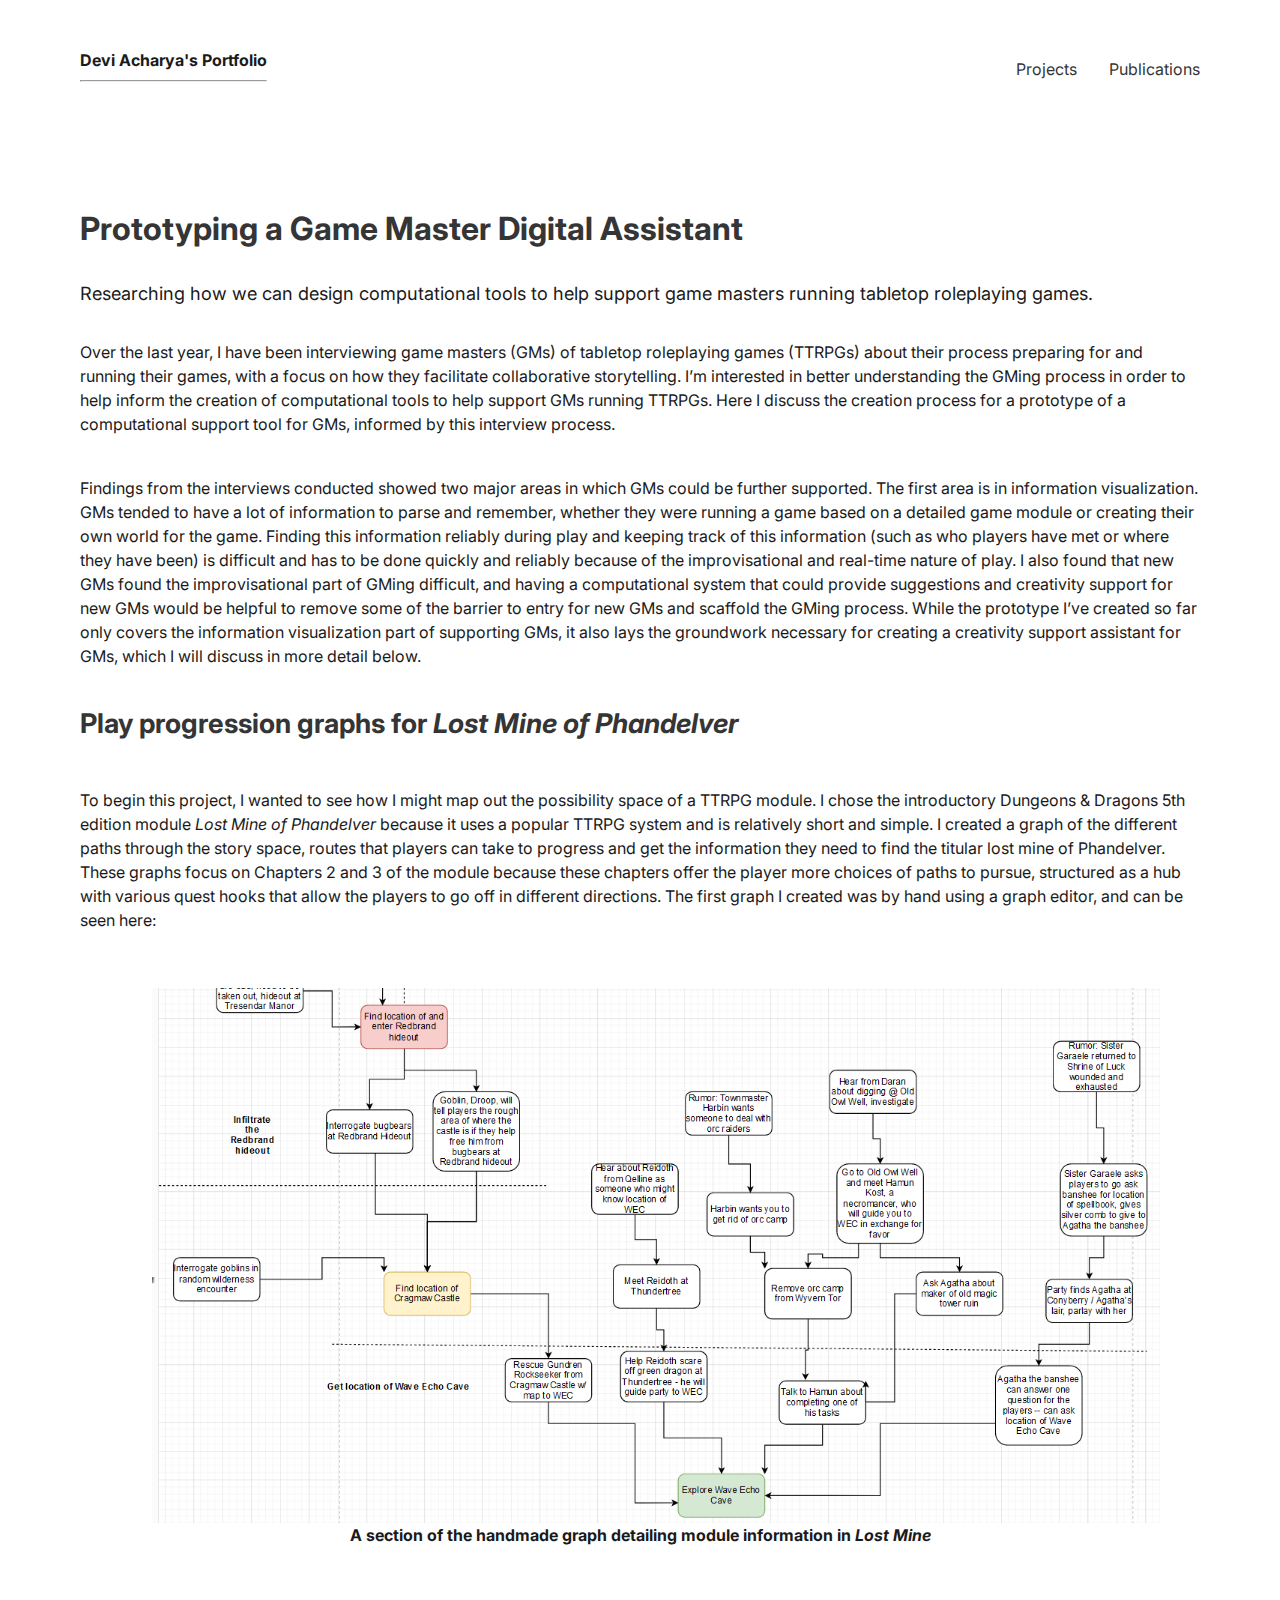
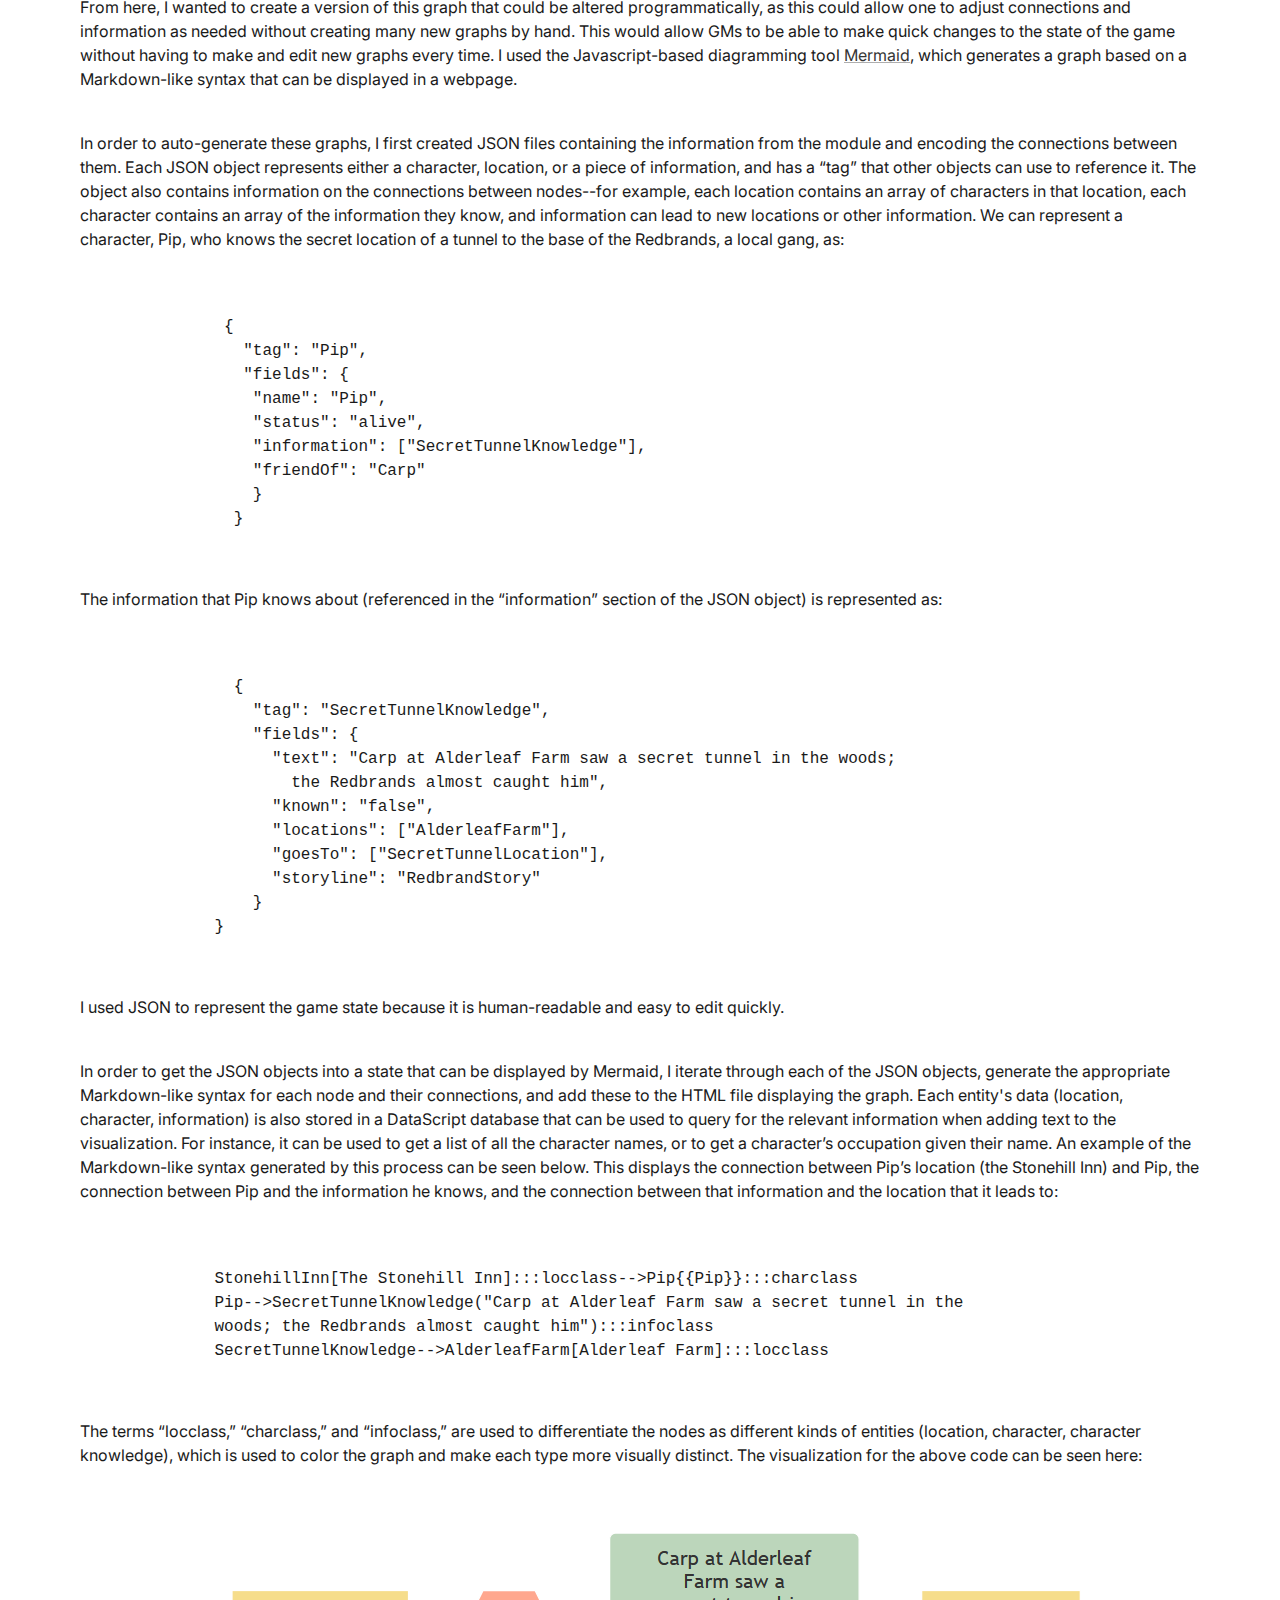
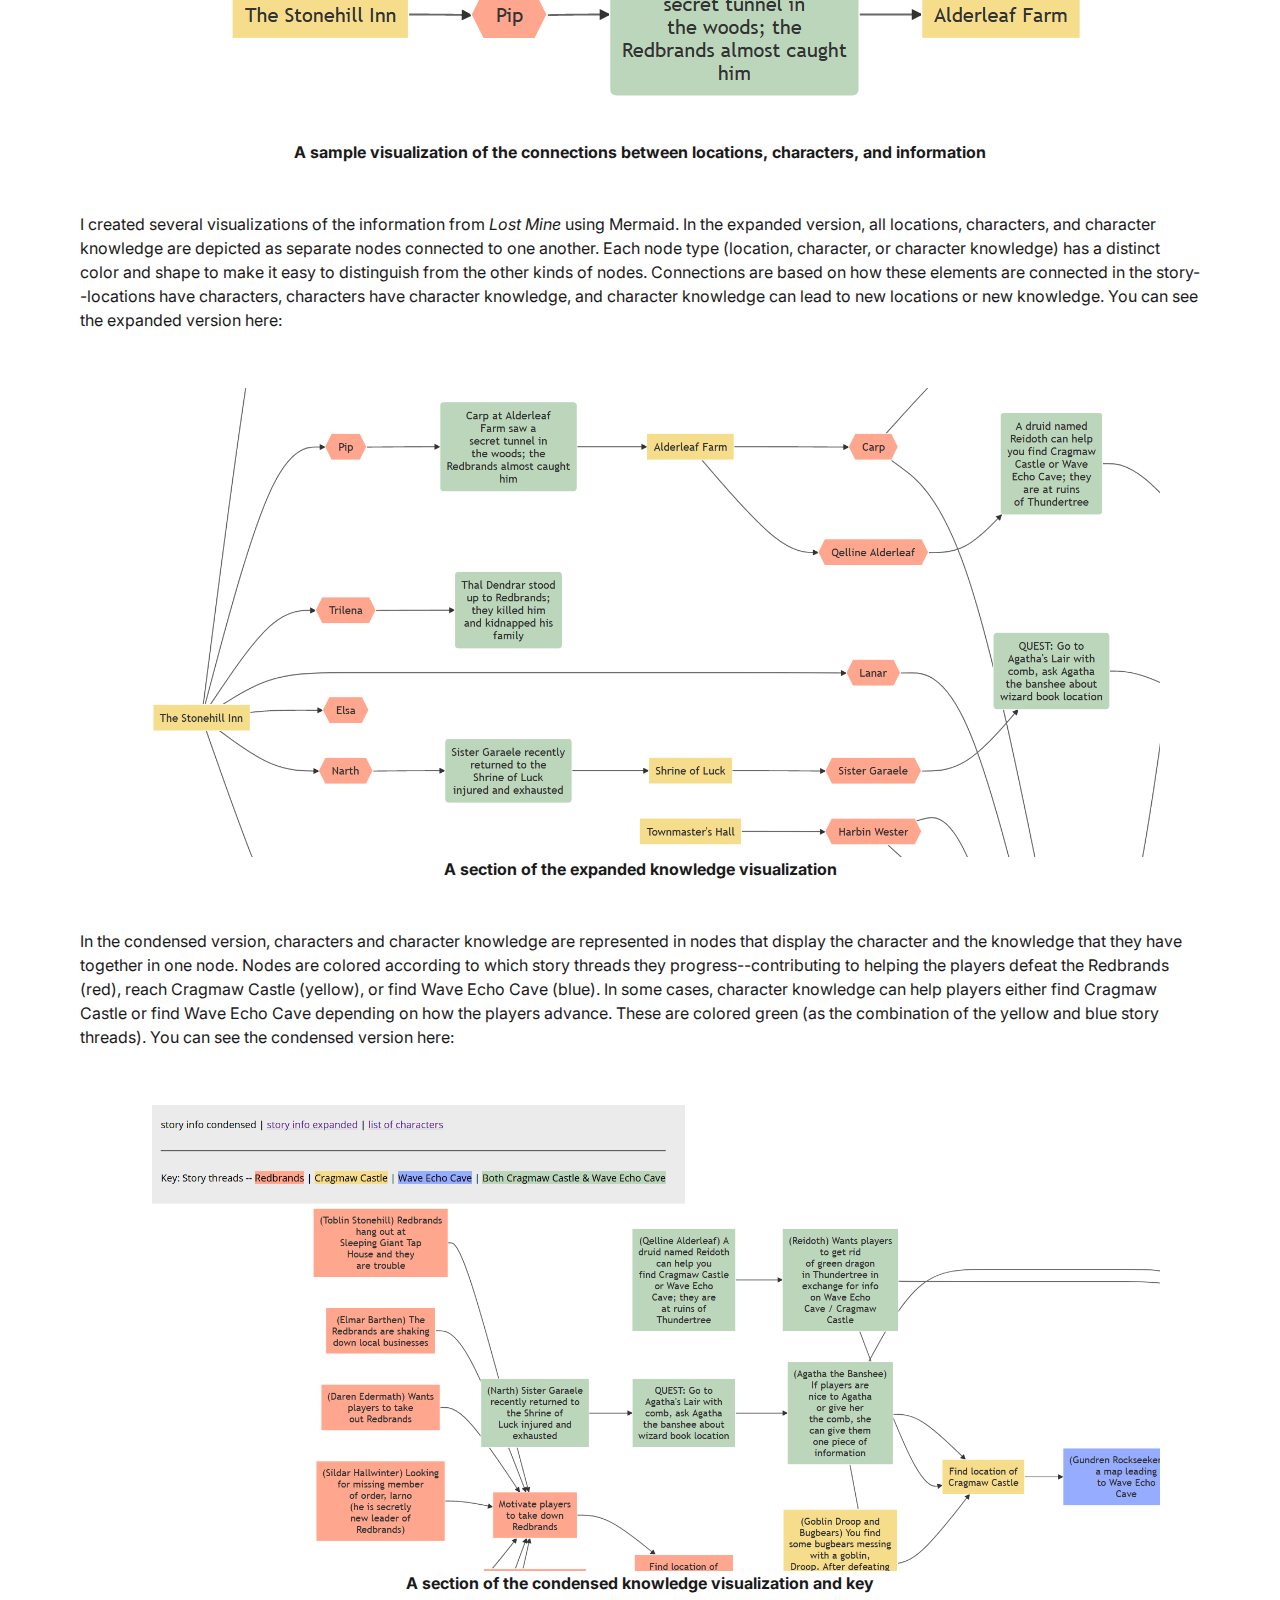
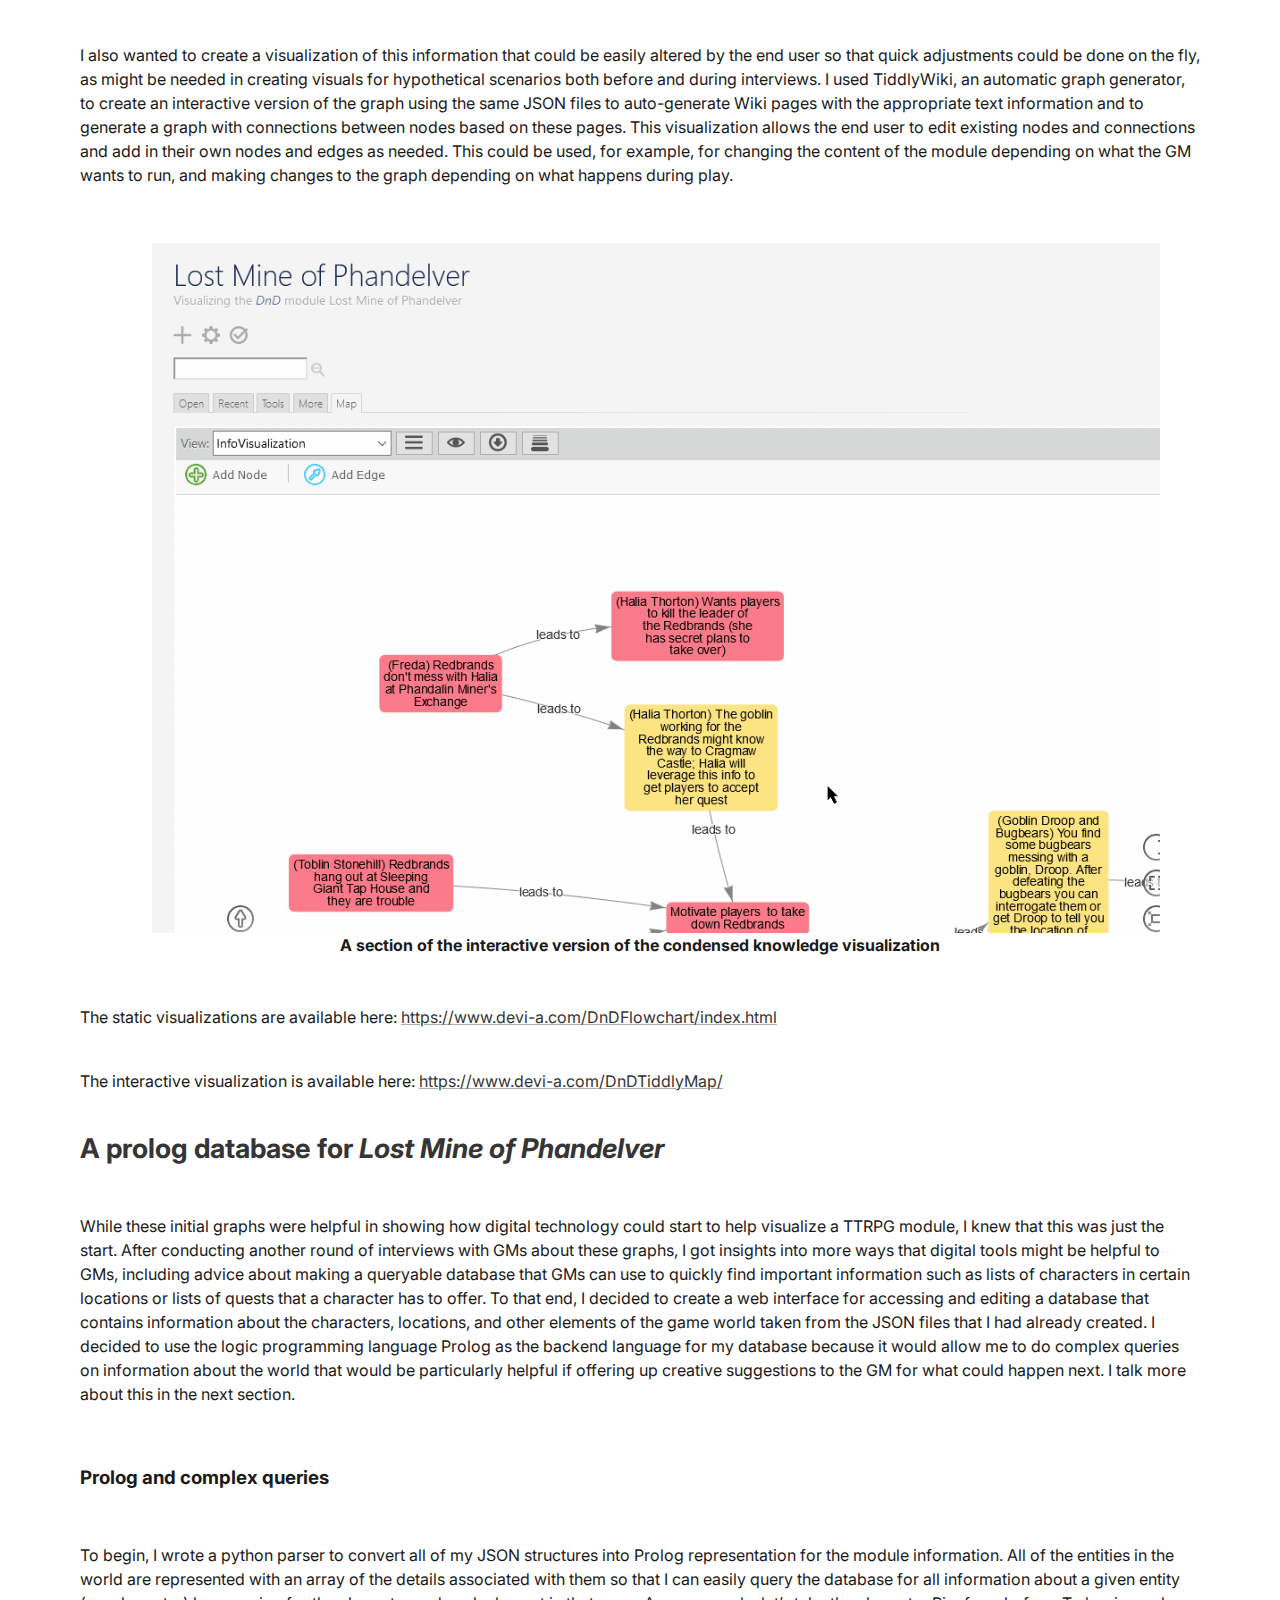
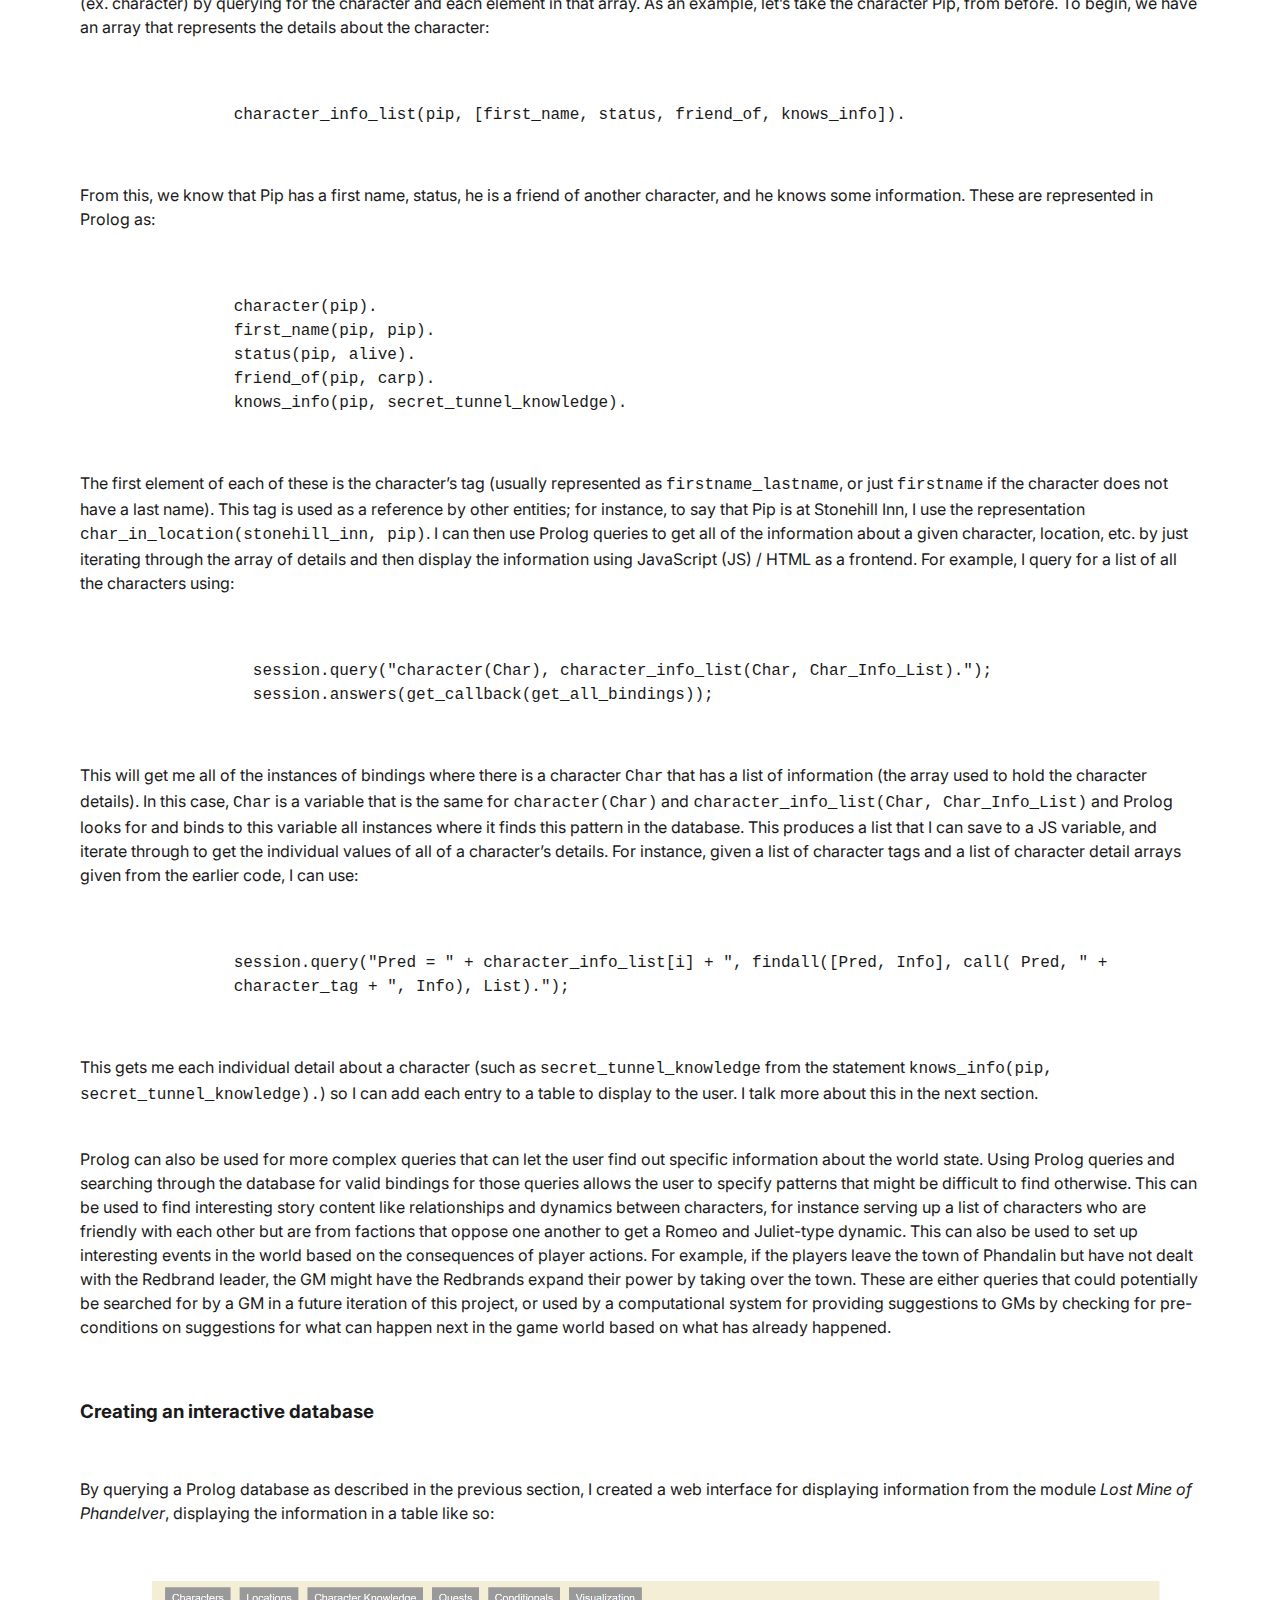
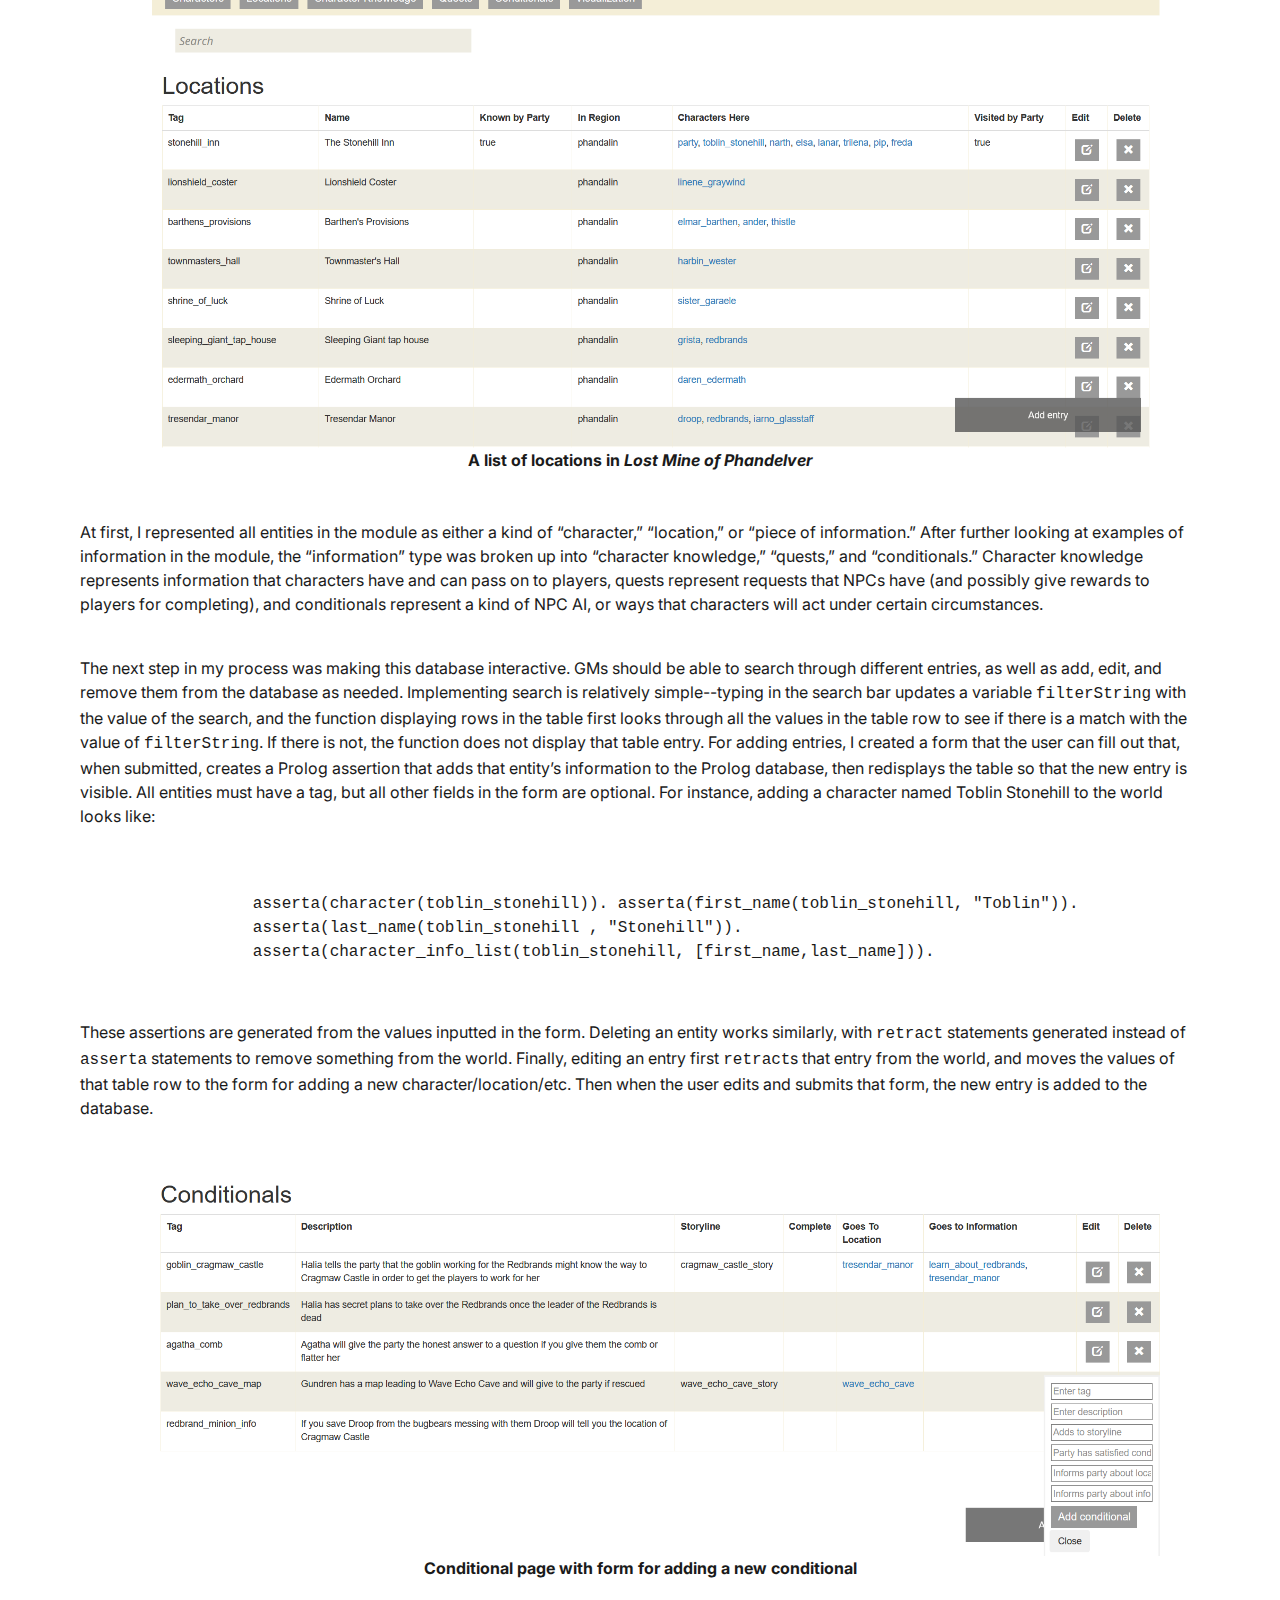
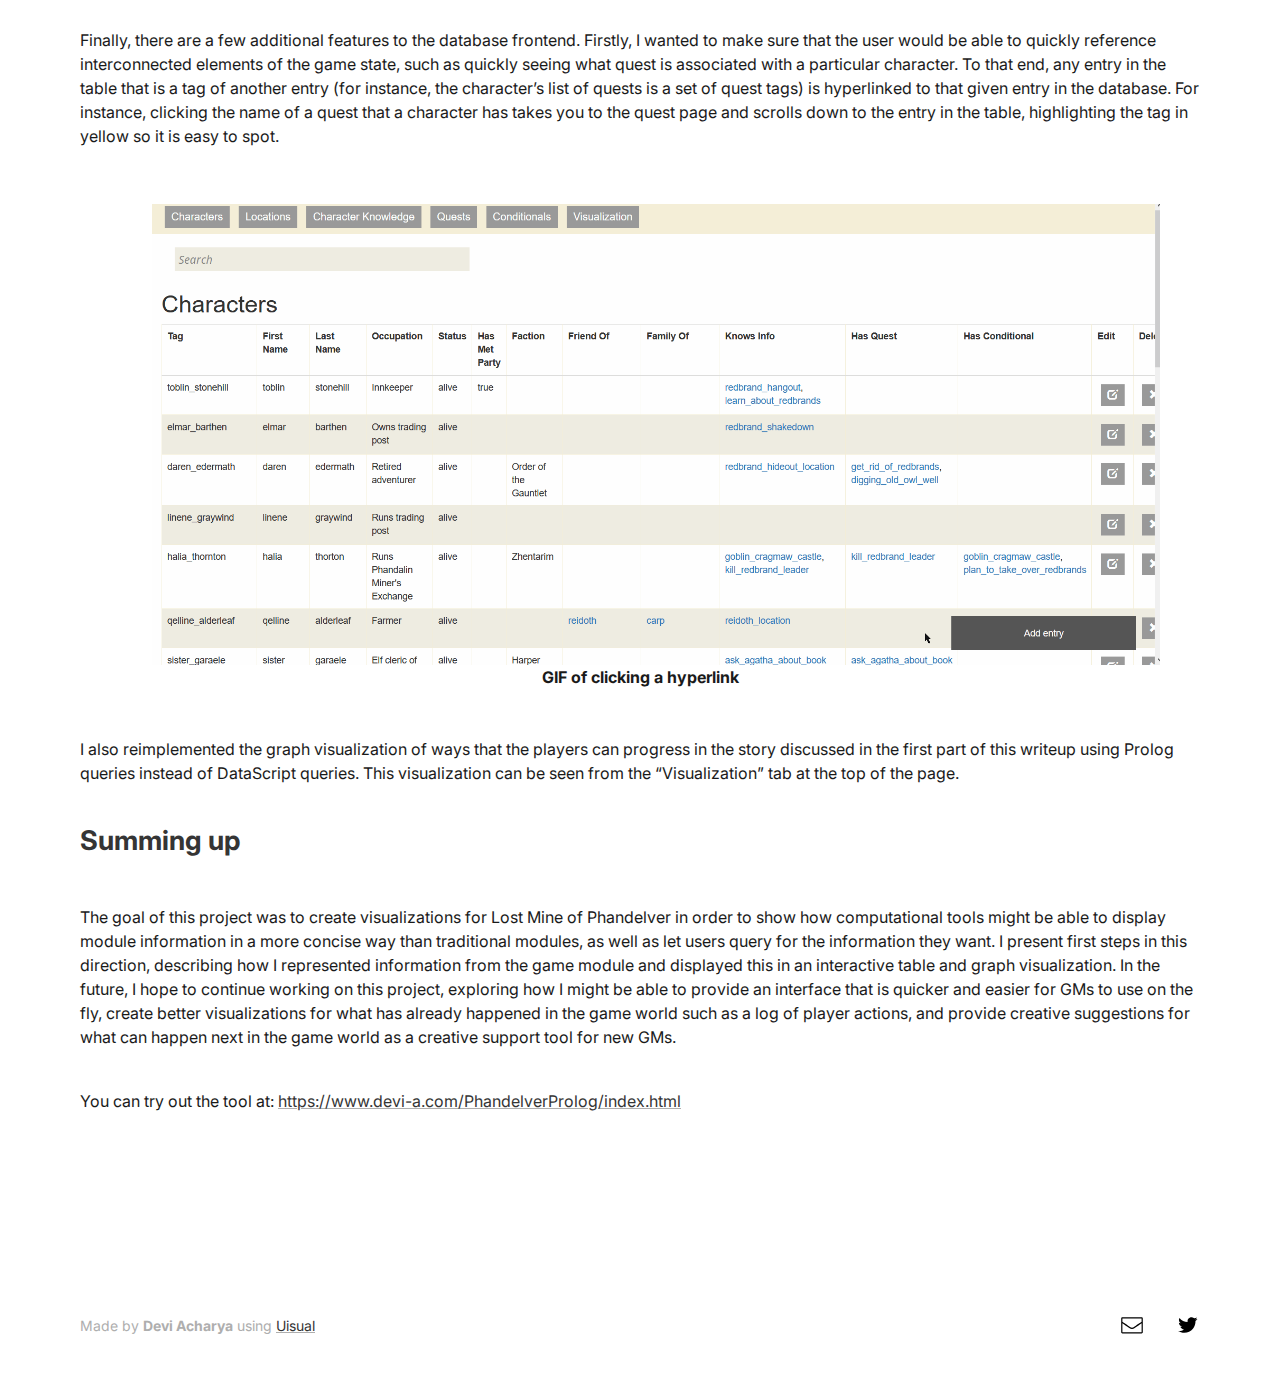
<file: ttrpg.html>
<!DOCTYPE html>
<html lang="en">
  <head>
    <!-- META -->
    <meta charset="UTF-8">
    <meta name="viewport" content="width=device-width, initial-scale=1">
    <meta name="uisual" content="Made with Uisual (uisual.com)">
    <meta name="author" content="#">
    <meta name="description" content="#">
    <meta name="referrer" content="unsafe-url">
    <meta name="robots" content="index, follow">
    <!-- SPEED -->
    <link rel="preconnect" href="https://res.cloudinary.com">
    <link rel="dns-prefetch" href="https://res.cloudinary.com">
    <link rel="preconnect" href="https://fonts.googleapis.com">
    <link rel="dns-prefetch" href="https://fonts.googleapis.com">
    <link rel="preconnect" href="https://fonts.gstatic.com">
    <link rel="dns-prefetch" href="https://fonts.gstatic.com">
    <!-- LINK -->
    <link rel="me" href="#">
    <link rel="canonical" href="#">
    <link rel="icon" type="image/png" href="#" sizes="48x48">
    <!-- PERFORMANCE -->
    <link rel="stylesheet" href="https://fonts.googleapis.com/css2?family=Inter:wght@400;700&display=swap">
    <link rel="preload" as="style" href="style.css">
    <link rel="stylesheet" href="style.css">
    <!-- TITLE -->
    <title>Devi Acharya</title>
  </head>
  <body>
    <header role="banner" class="ui-section-header">
      <div class="ui-layout-container">
        <div class="ui-section-header__layout ui-layout-flex">
          <!-- LOGO -->
          <div class="ui-section-header--logo">
            <strong>Devi Acharya's Portfolio</strong>
            <hr>
          </div>
          <!-- HAMBURGER -->
          <input type="checkbox" id="ui-section-header--menu-id">
          <label for="ui-section-header--menu-id" class="ui-section-header--menu-icon"></label>
          <!-- MENU -->
          <nav role="navigation" class="ui-section-header--nav ui-layout-flex">
            <a href="index.html" role="link" aria-label="#" class="ui-section-header--nav-link">Projects</a>
            <a href="cv.html" role="link" aria-label="#" class="ui-section-header--nav-link">Publications</a>
          </nav>
        </div>
      </div>
    </header>
    <main role="main">
      <section class="ui-section-feature">
        <div class="ui-layout-container">
          <div class="ui-section-feature__layout ui-layout-grid ui-layout-grid-1">
            <!-- FEATURE -->
            <div>
              <h1>Prototyping a Game Master Digital Assistant</h1>
              <p class="ui-text-intro">Researching how we can design computational tools to help support game masters running tabletop roleplaying games.</p>
            </div>

            <p>Over the last year, I have been interviewing game masters (GMs) of tabletop roleplaying games (TTRPGs) about their process preparing for and running their games, with a focus on how they facilitate collaborative storytelling. I’m interested in better understanding the GMing process in order to help inform the creation of computational tools to help support GMs running TTRPGs. Here I discuss the creation process for a prototype of a computational support tool for GMs, informed by this interview process. </p>
    
            <p>Findings from the interviews conducted showed two major areas in which GMs could be further supported. The first area is in information visualization. GMs tended to have a lot of information to parse and remember, whether they were running a game based on a detailed game module or creating their own world for the game. Finding this information reliably during play and keeping track of this information (such as who players have met or where they have been) is difficult and has to be done quickly and reliably because of the improvisational and real-time nature of play. I also found that new GMs found the improvisational part of GMing difficult, and having a computational system that could provide suggestions and creativity support for new GMs would be helpful to remove some of the barrier to entry for new GMs and scaffold the GMing process. While the prototype I’ve created so far only covers the information visualization part of supporting GMs, it also lays the groundwork necessary for creating a creativity support assistant for GMs, which I will discuss in more detail below. </p>

            <h2>Play progression graphs for <em>Lost Mine of Phandelver</em></h2>
            <p>
              To begin this project, I wanted to see how I might map out the possibility space of a TTRPG module. I chose the introductory Dungeons & Dragons 5th edition module <em>Lost Mine of Phandelver</em> because it uses a popular TTRPG system and is relatively short and simple. I created a graph of the different paths through the story space, routes that players can take to progress and get the information they need to find the titular lost mine of Phandelver. These graphs focus on  Chapters 2 and 3 of the module because these chapters offer the player more choices of paths to pursue, structured as a hub with various quest hooks that allow the players to go off in different directions. The first graph I created was by hand using a graph editor, and can be seen here: 
            </p>
            
              <figure>
                <img src="images/image7.png" class="ui-image-half-right">
                <figcaption>A section of the handmade graph detailing module information in <em>Lost Mine</em></figcaption>
              </figure>
             <p> From here, I wanted to create a version of this graph that could be altered programmatically, as this could allow one to adjust connections and information as needed without creating many new graphs by hand. This would allow GMs to be able to make quick changes to the state of the game without having to make and edit new graphs every time. I used the Javascript-based diagramming tool <a href="mermaid-js.github.io/">Mermaid</a>, which generates a graph based on a Markdown-like syntax that can be displayed in a webpage.
            </p>

            <p>
              In order to auto-generate these graphs, I first created JSON files containing the information from the module and encoding the connections between them. Each JSON object represents either a character, location, or a piece of information, and has a “tag” that other objects can use to reference it. The object also contains information on the connections between nodes--for example, each location contains an array of characters in that location, each character contains an array of the information they know, and information can lead to new locations or other information. We can represent a character, Pip, who knows the secret location of a tunnel to the base of the Redbrands, a local gang, as:
            </p>
            <code>
               {
                 "tag": "Pip",
                 "fields": {
                  "name": "Pip",
                  "status": "alive",
                  "information": ["SecretTunnelKnowledge"],
                  "friendOf": "Carp"
                  }
                }
              </code>
              <p>
              The information that Pip knows about (referenced in the “information” section of the JSON object) is represented as:
            </p>
              <code>
                {
                  "tag": "SecretTunnelKnowledge",
                  "fields": {
                    "text": "Carp at Alderleaf Farm saw a secret tunnel in the woods;
                      the Redbrands almost caught him",
                    "known": "false",
                    "locations": ["AlderleafFarm"],
                    "goesTo": ["SecretTunnelLocation"],
                    "storyline": "RedbrandStory"
                  }
              }
              </code>
              <p>
              I used JSON to represent the game state because it is human-readable and easy to edit quickly. 
            </p>
            <p>
              In order to get the JSON objects into a state that can be displayed by Mermaid, I iterate through each of the JSON objects, generate the appropriate Markdown-like syntax for each node and their connections, and add these to the HTML file displaying the graph. Each entity's data (location, character, information) is also stored in a DataScript database that can be used to query for the relevant information when adding text to the visualization. For instance, it can be used to get a list of all the character names, or to get a character’s occupation given their name. An example of the Markdown-like syntax generated by this process can be seen below. This displays the connection between Pip’s location (the Stonehill Inn) and Pip, the connection between Pip and the information he knows, and the connection between that information and the location that it leads to:
            </p>
            <code>
              StonehillInn[The Stonehill Inn]:::locclass-->Pip{{Pip}}:::charclass
              Pip-->SecretTunnelKnowledge("Carp at Alderleaf Farm saw a secret tunnel in the 
              woods; the Redbrands almost caught him"):::infoclass
              SecretTunnelKnowledge-->AlderleafFarm[Alderleaf Farm]:::locclass
              </code>
              <p>
                The terms “locclass,” “charclass,” and “infoclass,” are used to differentiate the nodes as different kinds of entities (location, character, character knowledge), which is used to color the graph and make each type more visually distinct. The visualization for the above code can be seen here: 
              </p>
              <figure>
                <img src="images/image4.png" class="ui-image-half-right">
                <figcaption>A sample visualization of the connections between locations, characters, and information</figcaption>
              </figure>
              <p>
                I created several visualizations of the information from <em>Lost Mine</em> using Mermaid. In the expanded version, all locations, characters, and character knowledge are depicted as separate nodes connected to one another. Each node type (location, character, or character knowledge) has a distinct color and shape to make it easy to distinguish from the other kinds of nodes. Connections are based on how these elements are connected in the story--locations have characters, characters have character knowledge, and character knowledge can lead to new locations or new knowledge. You can see the expanded version here: 
              </p>
              <figure>
                <img src="images/image1.png" class="ui-image-half-right">
                <figcaption>A section of the expanded knowledge visualization</figcaption>
              </figure>
              <p>
                In the condensed version, characters and character knowledge are represented in nodes that display the character and the knowledge that they have together in one node. Nodes are colored according to which story threads they progress--contributing to helping the players defeat the Redbrands (red), reach Cragmaw Castle (yellow), or find Wave Echo Cave (blue). In some cases, character knowledge can help players either find Cragmaw Castle or find Wave Echo Cave depending on how the players advance. These are colored green (as the combination of the yellow and blue story threads). You can see the condensed version here: 
              </p>
              <figure>
                <img src="images/image8.png" class="ui-image-half-right">
                <figcaption>A section of the condensed knowledge visualization and key</figcaption>
              </figure>
              <p>
                I also wanted to create a visualization of this information that could be easily altered by the end user so that quick adjustments could be done on the fly, as might be needed in creating visuals for hypothetical scenarios both before and during interviews. I used TiddlyWiki, an automatic graph generator, to create an interactive version of the graph using the same JSON files to auto-generate Wiki pages with the appropriate text information and to generate a graph with connections between nodes based on these pages. This visualization allows the end user to edit existing nodes and connections and add in their own nodes and edges as needed. This could be used, for example, for changing the content of the module depending on what the GM wants to run, and making changes to the graph depending on what happens during play. 
              </p>
                            <figure>
                <img src="images/image5.gif" class="ui-image-half-right">
                <figcaption>A section of the interactive version of the condensed knowledge visualization</figcaption>
              </figure>
              <p>
                The static visualizations are available here: <a href="https://www.devi-a.com/DnDFlowchart/index.html">https://www.devi-a.com/DnDFlowchart/index.html</a>
              </p>
              <p>
                The interactive visualization is available here: <a href="https://www.devi-a.com/DnDTiddlyMap/">https://www.devi-a.com/DnDTiddlyMap/</a>
              </p>
              <h2>A prolog database for <em>Lost Mine of Phandelver</em></h2>
              <p>
              While these initial graphs were helpful in showing how digital technology could start to help visualize a TTRPG module, I knew that this was just the start. After conducting another round of interviews with GMs about these graphs, I got insights into more ways that digital tools might be helpful to GMs, including advice about making a queryable database that GMs can use to quickly find important information such as lists of characters in certain locations or lists of quests that a character has to offer. To that end, I decided to create a web interface for accessing and editing a database that contains information about the characters, locations, and other elements of the game world taken from the JSON files that I had already created. I decided to use the logic programming language Prolog as the backend language for my database because it would allow me to do complex queries on information about the world that would be particularly helpful if offering up creative suggestions to the GM for what could happen next. I talk more about this in the next section. 
              </p>
              <h3>Prolog and complex queries </h3>
              <p>
                To begin, I wrote a python parser to convert all of my JSON structures into Prolog representation for the module information. All of the entities in the world are represented with an array of the details associated with them so that I can easily query the database for all information about a given entity (ex. character) by querying for the character and each element in that array. As an example, let’s take the character Pip, from before. To begin, we have an array that represents the details about the character: 
              </p>
              <code>
                character_info_list(pip, [first_name, status, friend_of, knows_info]).
              </code>
              <p>
                From this, we know that Pip has a first name, status, he is a friend of another character, and he knows some information. These are represented in Prolog as: 
              </p>
              <code>
                character(pip).
                first_name(pip, pip).
                status(pip, alive).
                friend_of(pip, carp).
                knows_info(pip, secret_tunnel_knowledge).
              </code>
              <p>
                The first element of each of these is the character’s tag (usually represented as <code>firstname_lastname</code>, or just <code>firstname</code> if the character does not have a last name). This tag is used as a reference by other entities; for instance, to say that Pip is at Stonehill Inn, I use the representation <code>char_in_location(stonehill_inn, pip)</code>. I can then use Prolog queries to get all of the information about a given character, location, etc. by just iterating through the array of details and then display the information using JavaScript (JS) / HTML as a frontend. For example, I query for a list of all the characters using: 
              </p>
                <code>
                  session.query("character(Char), character_info_list(Char, Char_Info_List).");
                  session.answers(get_callback(get_all_bindings));
                </code>
              <p>
                This will get me all of the instances of bindings where there is a character <code>Char</code> that has a list of information (the array used to hold the character details). In this case, <code>Char</code> is a variable that is the same for <code>character(Char)</code> and <code>character_info_list(Char, Char_Info_List)</code> and Prolog looks for and binds to this variable all instances where it finds this pattern in the database. This produces a list that I can save to a JS variable, and iterate through to get the individual values of all of a character’s details. For instance, given a list of character tags and a list of character detail arrays given from the earlier code, I can use: 
              </p>
              <code>
                session.query("Pred = " + character_info_list[i] + ", findall([Pred, Info], call( Pred, " + 
                character_tag + ", Info), List).");
              </code>
              <p>
                This gets me each individual detail about a character (such as <code>secret_tunnel_knowledge</code> from the statement  <code>knows_info(pip, secret_tunnel_knowledge).</code>) so I can add each entry to a table to display to the user. I talk more about this in the next section. </p>
                <p>
                  Prolog can also be used for more complex queries that can let the user find out specific information about the world state. Using Prolog queries and searching through the database for valid bindings for those queries allows the user to specify patterns that might be difficult to find otherwise. This can be used to find interesting story content like relationships and dynamics between characters, for instance serving up a list of characters who are friendly with each other but are from factions that oppose one another to get a Romeo and Juliet-type dynamic. This can also be used to set up interesting events in the world based on the consequences of player actions. For example, if the players leave the town of Phandalin but have not dealt with the Redbrand leader, the GM might have the Redbrands expand their power by taking over the town. These are either queries that could potentially be searched for by a GM in a future iteration of this project, or used by a computational system for providing suggestions to GMs by checking for pre-conditions on suggestions for what can happen next in the game world based on what has already happened.
                </p>
                <h3>Creating an interactive database</h3>
                <p>
                  By querying a Prolog database as described in the previous section, I created a web interface for displaying information from the module <em>Lost Mine of Phandelver</em>, displaying the information in a table like so: 
                </p>
                <figure>
                <img src="images/image6.png" class="ui-image-half-right">
                <figcaption>A list of locations in <em>Lost Mine of Phandelver</em></figcaption>
                </figure>
                <p>
                  At first, I represented all entities in the module as either a kind of “character,” “location,” or “piece of information.” After further looking at examples of information in the module, the “information” type was broken up into “character knowledge,” “quests,” and “conditionals.” Character knowledge represents information that characters have and can pass on to players, quests represent requests that NPCs have (and possibly give rewards to players for completing), and conditionals represent a kind of NPC AI, or ways that characters will act under certain circumstances. 
                </p>
                <p>The next step in my process was making this database interactive. GMs should be able to search through different entries, as well as add, edit, and remove them from the database as needed. Implementing search is relatively simple--typing in the search bar updates a variable <code>filterString</code> with the value of the search, and the function displaying rows in the table first looks through all the values in the table row to see if there is a match with the value of <code>filterString</code>. If there is not, the function does not display that table entry. For adding entries, I created a form that the user can fill out that, when submitted, creates a Prolog assertion that adds that entity’s information to the Prolog database, then redisplays the table so that the new entry is visible. All entities must have a tag, but all other fields in the form are optional. For instance, adding a character named Toblin Stonehill to the world looks like: 
                </p>
                <code>
                  asserta(character(toblin_stonehill)). asserta(first_name(toblin_stonehill, "Toblin")). 
                  asserta(last_name(toblin_stonehill , "Stonehill")). 
                  asserta(character_info_list(toblin_stonehill, [first_name,last_name])).
                </code>
                <p>
                  These assertions are generated from the values inputted in the form. Deleting an entity works similarly, with <code>retract</code> statements generated instead of <code>asserta</code> statements to remove something from the world. Finally, editing an entry first <code>retract</code>s that entry from the world, and moves the values of that table row to the form for adding a new character/location/etc. Then when the user edits and submits that form, the new entry is added to the database. 
                </p>
                <figure>
                <img src="images/image3.png" class="ui-image-half-right">
                <figcaption>Conditional page with form for adding a new conditional</figcaption>
                </figure>
                <p>
                  Finally, there are a few additional features to the database frontend. Firstly, I wanted to make sure that the user would be able to quickly reference interconnected elements of the game state, such as quickly seeing what quest is associated with a particular character. To that end, any entry in the table that is a tag of another entry (for instance, the character’s list of quests is a set of quest tags) is hyperlinked to that given entry in the database. For instance, clicking the name of a quest that a character has takes you to the quest page and scrolls down to the entry in the table, highlighting the tag in yellow so it is easy to spot. 
                </p>
                                <figure>
                <img src="images/image2.gif" class="ui-image-half-right">
                <figcaption>GIF of clicking a hyperlink</figcaption>
                </figure>
                <p>
                  I also reimplemented the graph visualization of ways that the players can progress in the story discussed in the first part of this writeup using Prolog queries instead of DataScript queries. This visualization can be seen from the “Visualization” tab at the top of the page. 
                </p>
                <h2>Summing up</h2>
                <p>
                The goal of this project was to create visualizations for Lost Mine of Phandelver in order to show how computational tools might be able to display module information in a more concise way than traditional modules, as well as let users query for the information they want. I present first steps in this direction, describing how I represented information from the game module and displayed this in an interactive table and graph visualization. In the future, I hope to continue working on this project, exploring how I might be able to provide an interface that is quicker and easier for GMs to use on the fly, create better visualizations for what has already happened in the game world such as a log of player actions, and provide creative suggestions for what can happen next in the game world as a creative support tool for new GMs. 
                </p>
                <p>You can try out the tool at: <a href="https://www.devi-a.com/PhandelverProlog/index.html">https://www.devi-a.com/PhandelverProlog/index.html</a>
                </p>


          </div>
        </div>
      </section>
    </main>
    <footer role="contentinfo" class="ui-section-footer">
      <div class="ui-layout-container">
        <div class="ui-section-footer__layout ui-layout-flex">
          <!-- COPYRIGHT -->
          <p class="ui-section-footer--copyright ui-text-note"><small>Made by <strong>Devi Acharya</strong> using <a href="https://github.com/uisual/freebies">Uisual</a></small></p>
          <!-- MENU -->
          <a href="mailto:dacharya@ucsc.edu" role="link" aria-label="#">
             <svg width="24" height="24" viewBox="0 0 1000 1000" xmlns="http://www.w3.org/2000/svg"><path d=" M 100 423C 100 423 100 800 100 800C 100 800 900 800 900 800C 900 800 900 423 900 423C 900 423 614 621 614 621C 614 621 614 621 614 621C 574 647 538 663 500 663C 462 663 426 647 386 621C 386 621 386 621 386 621C 386 621 100 423 100 423M 100 225C 100 225 100 362 100 362C 100 362 414 579 414 579C 449 603 475 613 500 613C 525 613 551 603 586 579C 586 579 900 362 900 362C 900 362 900 225 900 225C 900 225 100 225 100 225M 100 175C 100 175 900 175 900 175C 927 175 950 198 950 225C 950 225 950 800 950 800C 950 827 927 850 900 850C 900 850 100 850 100 850C 73 850 50 827 50 800C 50 800 50 225 50 225C 50 198 73 175 100 175C 100 175 100 175 100 175"/></svg> 
          </a>
          <a href="https://twitter.com/dacharya64/" role="link" aria-label="#">
            <svg width="24" height="24" viewBox="0 0 1000 1000" xmlns="http://www.w3.org/2000/svg"><path d=" M 342 828C 252 828 163 802 88 754C 175 764 265 739 333 685C 266 685 203 640 181 577C 188 566 232 579 253 568C 178 554 119 482 121 406C 140 412 170 426 196 424C 124 379 100 276 144 204C 227 306 354 371 485 376C 474 330 484 278 513 240C 564 169 672 152 741 204C 774 247 827 205 865 189C 873 206 830 262 799 277C 829 274 859 266 888 254C 886 271 839 317 811 337C 816 452 777 568 705 658C 619 768 480 830 342 828"/></svg> 
          </a>
        </div>
      </div>
    </footer>
</html>
</file>
<file: style.css>
/*--------------------------------------------------------------
TABLE OF CONTENT
----------------------------------------------------------------
1.0 VARIABLE
|  1.1 COLOR
|  1.2 TYPOGRAPHY
|  1.3 LAYOUT
2.0 FOUNDATION
3.0 TYPOGRAPHY
4.0 IMAGE
5.0 LAYOUT
6.0 COMPONENT
|  6.1 CTA
|  6.2 BUTTON
|  6.3 TOGGLE
|  6.4 CARD
|  6.5 LIST
7.0 SECTION
|  7.1 HEADER
|  7.2 HERO
|  7.3 CUSTOMER
|  7.4 FEATURE
|  7.5 PRICING
|  7.6 TESTIMONIAL
|  7.7 CLOSE
|  7.8 FOOTER
8.0 MEDIA
|  8.1 768PX
|  8.2 1024PX
|  8.3 1200PX
--------------------------------------------------------------*/

/*--------------------------------------------------------------
1.0 VARIABLE
--------------------------------------------------------------*/

:root {

  /*------------------------------------------------------------
  |
  | 1.1 COLOR
  |
  ------------------------------------------------------------*/

  --ui-color-brand: #353535;

  /* COLOR PALETTE */

  --ui-color-n-000: #fff;
  --ui-color-n-050: #f5f5f5;
  --ui-color-n-100: #ebebeb;
  --ui-color-n-300: #aeaeae;
  --ui-color-n-500: #353535;
  --ui-color-n-700: #282828;
  --ui-color-n-900: #1a1a1a;

  /* BACKGROUND COLOR */
  
  --ui-color-background-primary  : var(--ui-color-n-000);
  --ui-color-background-secondary: var(--ui-color-n-050);
  --ui-color-background-tertiary : var(--ui-color-n-100);

  /* BORDER COLOR */

  --ui-color-border: var(--ui-color-n-100);

  /* TYPOGRAPHY COLOR */

  --ui-color-typography-heading: var(--ui-color-n-500);
  --ui-color-typography-body   : var(--ui-color-n-900);
  --ui-color-typography-note   : var(--ui-color-n-300);
  --ui-color-typography-button : var(--ui-color-n-000);

  /*------------------------------------------------------------
  |
  | 1.2 TYPOGRAPHY
  |
  ------------------------------------------------------------*/

  --ui-typography-typeface: "Inter", sans-serif;

  /* FONT SIZE */

  --ui-typography-h1: 1.9375rem;
  --ui-typography-h2: 1.5625rem;
  --ui-typography-h3: 1.25rem;
  --ui-typography-p : 1rem;
  --ui-typography-s : .8125rem;

  /* LEADING */

  --ui-typography-h1-leading: 1.2;
  --ui-typography-h2-leading: 1.2;
  --ui-typography-p-leading : 1.5;

  /* MARGIN */

  --ui-typography-margin-heading: .75rem;
  --ui-typography-margin-body   : 1.125rem;

  /*------------------------------------------------------------
  |
  | 1.3 LAYOUT
  |
  ------------------------------------------------------------*/
  
  --ui-layout-container: 1.25rem;
  --ui-layout-grid     : 3.625rem;
  --ui-layout-gutter   : 1rem;

  /* GAP */
  
  --ui-gap-header     : 1rem;
  --ui-gap-cta        : .75rem;
  --ui-gap-hero       : 2rem;
  --ui-gap-customer   : 2rem;
  --ui-gap-feature    : 2rem;
  --ui-gap-card       : 1.25rem;
  --ui-gap-pricing    : 2rem;
  --ui-gap-testimonial: 3rem;

  /* BORDER RADIUS */
  
  --ui-radius-avatar: 5rem;
  --ui-radius-button: 5rem;
  --ui-radius-card  : .5rem;

}

/*--------------------------------------------------------------
2.0 FOUNDATION
--------------------------------------------------------------*/

html { box-sizing: border-box; }

*,
*:before,
*:after { box-sizing: inherit; }

body {
  background-color: var(--ui-color-background-primary);
  color: var(--ui-color-typography-body);
  font-family: var(--ui-typography-typeface);
  font-feature-settings: "liga", "kern";
  font-size: var(--ui-typography-p);
  font-weight: 400;
  line-height: var(--ui-typography-p-leading);
  margin: 0 auto;
  text-rendering: optimizeLegibility;
  -webkit-font-smoothing: antialiased;
}

/*--------------------------------------------------------------
3.0 TYPOGRAPHY
--------------------------------------------------------------*/

a {
  color: var(--ui-color-brand);
  text-decoration-color: var(--ui-color-typography-note);
}

h1,
h2,
p,
ul { margin-top: 0; }

h1,
h2 {
  color: var(--ui-color-typography-heading);
  margin-bottom: var(--ui-typography-margin-heading);
}

h1 {
  font-size: var(--ui-typography-h1);
  line-height: var(--ui-typography-h1-leading);
}

h2 {
  font-size: var(--ui-typography-h2);
  line-height: var(--ui-typography-h2-leading);
}

h4, 
.h4 {
  padding-bottom: 2rem;
  margin-bottom: 2rem;
}

p,
ul { margin-bottom: var(--ui-typography-margin-body); }

p:last-child,
ul:last-child { margin-bottom: 0; }

ul { padding-left: 0; }

strong { font-weight: 700; }

small { font-size: var(--ui-typography-s); }

.ui-text-note {
  color: var(--ui-color-typography-note);
  line-height: 1;
}

/*--------------------------------------------------------------
4.0 IMAGE
--------------------------------------------------------------*/

img,
svg {
  display: block;
  height: auto;
  margin: 0 auto;
  max-width: 100%;
}

/*--------------------------------------------------------------
5.0 LAYOUT
--------------------------------------------------------------*/

.ui-layout-container {
  padding-left: var(--ui-layout-container);
  padding-right: var(--ui-layout-container);
}

.ui-layout-flex,
.ui-layout-grid {
  align-items: center;
  justify-content: center;
}

.ui-layout-flex { display: flex; }

.ui-layout-grid { display: grid; }

/*--------------------------------------------------------------
6.0 COMPONENT
--------------------------------------------------------------*/

/*--------------------------------------------------------------
|
| 6.1 CTA
|
--------------------------------------------------------------*/

.ui-component-cta {
  flex-direction: column;
  row-gap: var(--ui-gap-cta);
}

/*--------------------------------------------------------------
|
| 6.2 BUTTON
|
--------------------------------------------------------------*/

.ui-component-button {
  border: .0625rem solid var(--ui-color-brand);
  border-radius: var(--ui-radius-button);
  display: block;
  font-weight: 700;
  line-height: 1;
  text-align: center;
  text-decoration: none;
}

.ui-component-button-primary {
  background-color: var(--ui-color-brand);
  color: var(--ui-color-typography-button);
}

.ui-component-button-secondary {
  background-color: var(--ui-color-background-primary);
  color: var(--ui-color-brand);
}

.ui-component-button-big,
.ui-component-button-normal { padding: .75rem 1rem .875rem; }

.ui-component-button-big { width: 100%; }

.ui-component-button-normal { width: fit-content; }

/*--------------------------------------------------------------
|
| 6.3 TOGGLE
|
--------------------------------------------------------------*/

input[name="toggle"] { display: none; }

.ui-component-toggle {
  background-color: var(--ui-color-background-tertiary);
  border-radius: var(--ui-radius-button);
  color: var(--ui-color-typography-note);
  font-size: var(--ui-typography-s);
  font-weight: 700;
  line-height: 1;
  margin: var(--ui-gap-pricing) auto .5rem;
  padding: .25rem;
  width: max-content;
}

.ui-component-toggle--label {
  border-radius: var(--ui-radius-button);
  cursor: pointer;
  padding: .5rem .625rem;
}

#ui-component-toggle__monthly:checked ~
div label[for=ui-component-toggle__monthly],
#ui-component-toggle__yearly:checked ~
div label[for=ui-component-toggle__yearly] {
  background-color: var(--ui-color-background-primary);
  color: var(--ui-color-typography-body);
}

/*--------------------------------------------------------------
|
| 6.4 CARD
|
--------------------------------------------------------------*/

.ui-component-card {
  border: .0625rem solid var(--ui-color-border);
  border-radius: var(--ui-radius-card);
  overflow: hidden;
  width: 100%;
}

/*--------------------------------------------------------------
|
| 6.5 LIST
|
--------------------------------------------------------------*/

.ui-component-list {
  grid-template-columns: 1fr;
  row-gap: .75rem;
}

.ui-component-list--item {
  background-position: left center;
  background-repeat: no-repeat;
  background-size: 1.125rem;
  list-style: none;
  padding-left: 1.875rem;
}

.ui-component-list--item-check {
  background-image: url(https://res.cloudinary.com/uisual/image/upload/assets/icons/check.svg);
}

.ui-component-list--item-cross {
  background-image: url(https://res.cloudinary.com/uisual/image/upload/assets/icons/cross.svg);
}

/*--------------------------------------------------------------
7.0 SECTION
--------------------------------------------------------------*/

/*--------------------------------------------------------------
|
| 7.1 HEADER
|
--------------------------------------------------------------*/

.ui-section-header {
  padding-bottom: 1.25rem;
  padding-top: 1.25rem;
}

.ui-section-header__layout { justify-content: space-between; }

/* LOGO */

.ui-section-header--logo { z-index: 1; }

/* HAMBURGER */

#ui-section-header--menu-id { display: none; }

.ui-section-header--menu-icon {
  cursor: pointer;
  display: block;
  height: 1.125rem;
  padding-bottom: .25rem;
  padding-top: .25rem;
  position: relative;
  width: 1.125rem;
  z-index: 1;
}

.ui-section-header--menu-icon::before,
.ui-section-header--menu-icon::after {
  background: var(--ui-color-brand);
  content: "";
  height: .125rem;
  left: 0;
  position: absolute;
  transition: all 250ms cubic-bezier(.785, .135, .15, .86);
  width: 1.125rem;
}

.ui-section-header--menu-icon::before { top: .3125rem; }

.ui-section-header--menu-icon::after { top: .6875rem; }

#ui-section-header--menu-id:checked ~
.ui-section-header--menu-icon::before {
  transform: translateY(3px) rotate(135deg);
}

#ui-section-header--menu-id:checked ~
.ui-section-header--menu-icon::after {
  transform: translateY(-3px) rotate(45deg);
}

/* MENU */

.ui-section-header--nav {
  background-color: var(--ui-color-background-primary);
  box-shadow: 0 .5rem 1rem rgba(0,0,0,.05);
  flex-direction: column;
  gap: var(--ui-gap-header);
  left: 0;
  opacity: 0;
  padding: 7.375rem var(--ui-layout-container) 5rem;
  position: absolute;
  right: 0;
  top: -1rem;
  transition: all 250ms cubic-bezier(.785, .135, .15, .86);
  visibility: hidden;
}

#ui-section-header--menu-id:checked ~
.ui-section-header--nav {
  opacity: 1;
  top: 0;
  visibility: visible;
}

.ui-section-header--nav-link {
  font-size: var(--ui-typography-h3);
  padding: .5rem;
  text-decoration: none;
}

/*--------------------------------------------------------------
|
| 7.2 HERO
|
--------------------------------------------------------------*/

.ui-section-hero {
  padding-bottom: 5rem;
  padding-top: 5rem;
  text-align: center;
}

.ui-section-hero__layout { row-gap: var(--ui-gap-hero); }

/*--------------------------------------------------------------
|
| 7.3 CUSTOMER
|
--------------------------------------------------------------*/

.ui-section-customer__layout {
  flex-direction: column;
  row-gap: var(--ui-gap-customer);
}

.ui-section-customer--logo {
  height: 1.5rem;
  width: auto;
}

.ui-section-customer--logo-str { height: 1.75rem; }
  
.ui-section-customer--logo-bhn { height: 1.375rem; }

/*--------------------------------------------------------------
|
| 7.4 FEATURE
|
--------------------------------------------------------------*/

.ui-section-feature {
  padding-bottom: 2rem;
  padding-top: 2rem;
}

.ui-section-feature__layout { row-gap: var(--ui-gap-feature); }

.ui-section-feature__layout:first-of-type div {
  grid-row-start: 1;
}

.ui-section-feature__layout:last-of-type { margin-top: 5rem; }

/*--------------------------------------------------------------
|
| 7.5 PRICING
|
--------------------------------------------------------------*/

.ui-section-pricing {
  background-color: var(--ui-color-background-secondary);
  padding-bottom: 5rem;
  padding-top: 5rem;
  text-align: center;
}

.ui-section-pricing__layout {
  justify-content: initial;
  margin-bottom: var(--ui-gap-pricing);
  margin-top: var(--ui-gap-pricing);
  row-gap: var(--ui-gap-card);
}

/* CARD */

.ui-component-card--pricing {
  background-color: var(--ui-color-background-primary);
  padding: 1.5rem 1.5rem 1.75rem;
  text-align: left;
}

.ui-component-card--pricing-price {
  line-height: 1;
  margin-bottom: 1.25rem;
  margin-top: 1.25rem;
}

.ui-component-card--pricing-amount {
  font-size: var(--ui-typography-h1);
  font-weight: 700;
}

/* AMOUNT */

.ui-component-card--pricing-amount-1::before { content: "$5"; }

#ui-component-toggle__yearly:checked ~ div
.ui-component-card--pricing-amount-1::before { content: "$3"; }

.ui-component-card--pricing-amount-2::before { content: "$15"; }

#ui-component-toggle__yearly:checked ~ div
.ui-component-card--pricing-amount-2::before { content: "$13"; }

.ui-component-card--pricing-amount-3::before { content: "$25"; }

#ui-component-toggle__yearly:checked ~ div
.ui-component-card--pricing-amount-3::before { content: "$23"; }

/* LIST */

.ui-component-list--pricing {
  margin-bottom: 1.5rem;
  margin-top: 1.25rem;
}

/*--------------------------------------------------------------
|
| 7.6 TESTIMONIAL
|
--------------------------------------------------------------*/

.ui-section-testimonial {
  padding-bottom: 5rem;
  padding-top: 5rem;
  text-align: center;
}

.ui-section-testimonial__layout {
  row-gap: var(--ui-gap-testimonial);
}

.ui-section-testimonial--avatar {
  border-radius: var(--ui-radius-avatar);
  height: 5rem;
  width: 5rem;
}

.ui-section-testimonial--quote {
  margin-bottom: 1rem;
  margin-top: 1rem;
}

.ui-section-testimonial--author { line-height: 1.25; }

/*--------------------------------------------------------------
|
| 7.7 CLOSE
|
--------------------------------------------------------------*/

.ui-section-close {
  background-color: var(--ui-color-background-secondary);
  padding-bottom: 5rem;
  padding-top: 5rem;
  text-align: center;
}

/*--------------------------------------------------------------
|
| 7.8 FOOTER
|
--------------------------------------------------------------*/

.ui-section-footer {
  padding-bottom: 1.25rem;
  padding-top: 1.25rem;
}

.ui-section-footer__layout {
  column-gap: var(--ui-layout-gutter);
}

.ui-section-footer--copyright {
  margin-bottom: 0;
  margin-right: auto;
}

/*--------------------------------------------------------------
8.0 MEDIA
--------------------------------------------------------------*/

/*--------------------------------------------------------------
|
| 8.1 768PX
|
--------------------------------------------------------------*/

@media screen and (min-width: 48rem) {

  /*------------------------------------------------------------
  VARIABLE
  ------------------------------------------------------------*/
  
  :root {

    /*----------------------------------------------------------
    |
    | TYPOGRAPHY
    |
    ----------------------------------------------------------*/

    /* FONT SIZE */

    --ui-typography-h1: 2.1875rem;
    --ui-typography-h2: 2.75rem;
    --ui-typography-p : 1rem;
    --ui-typography-s : .875rem;

    /* MARGIN */

    --ui-typography-margin-body: 1.25rem;

    /*----------------------------------------------------------
    |
    | LAYOUT
    |
    ----------------------------------------------------------*/

    --ui-layout-container: 4.25rem;
    --ui-layout-gutter   : 1.5rem;

    /* GAP */

    --ui-gap-header: 1.5rem;
    --ui-gap-card  : 1.5rem;

  }

  /*------------------------------------------------------------
  IMAGE
  ------------------------------------------------------------*/

  .ui-image-half-left {
    padding-right: var(--ui-layout-gutter);
  }

  .ui-image-half-right {
    padding-left: var(--ui-layout-gutter);
  }

  /*------------------------------------------------------------
  LAYOUT
  ------------------------------------------------------------*/

  .ui-layout-container,
  .ui-layout-column-center {
    margin-left: auto;
    margin-right: auto;
    
  }

  .ui-layout-grid-2,
  .ui-layout-grid-3 {
    column-gap: var(--ui-layout-gutter);
    grid-template-columns: repeat(2, 1fr);
    justify-items: center;

  }

  .ui-layout-grid-3 div:nth-of-type(3) {
    left: calc(50% + (var(--ui-layout-gutter) ));
    position: relative;
  }

  .ui-layout-column-4 {
    width: calc((var(--ui-layout-grid) * 4) +
           (var(--ui-layout-gutter) * 3));
  }

  /*------------------------------------------------------------
  COMPONENT
  ------------------------------------------------------------*/

  /*------------------------------------------------------------
  |
  | LIST
  |
  ------------------------------------------------------------*/

  .ui-component-list--item {
    background-size: 1.25rem;
    padding-left: 2rem;
  }

  /*------------------------------------------------------------
  SECTION
  ------------------------------------------------------------*/

  /*------------------------------------------------------------
  |
  | HEADER
  |
  ------------------------------------------------------------*/

  .ui-section-header {
    padding-bottom: 0;
    padding-top: 2rem;
  }

  /* ICON */

  .ui-section-header--menu-icon { display: none; }

  /* NAV */

  .ui-section-header--nav {
    background-color: transparent;
    box-shadow: none;
    flex-direction: row;
    opacity: 1;
    padding: 0;
    position: static;
    visibility: visible;
  }
  
  .ui-section-header--nav-link {
    font-size: var(--ui-typography-p);
    padding: 0;
  }

  /*------------------------------------------------------------
  |
  | HERO
  |
  ------------------------------------------------------------*/

  .ui-section-hero { text-align: left; }

  .ui-section-hero .ui-component-cta { align-items: start; }

  /*------------------------------------------------------------
  |
  | CUSTOMER
  |
  ------------------------------------------------------------*/

  .ui-section-customer__layout {
    column-gap: var(--ui-gap-customer);
    flex-direction: row;
  }
  
  .ui-section-customer--logo {
    margin-left: 0;
    margin-right: 0;
  }

  /*------------------------------------------------------------
  |
  | FEATURE
  |
  ------------------------------------------------------------*/

  .ui-section-feature__layout:first-of-type div {
    grid-row-start: initial;
  }

  /*------------------------------------------------------------
  |
  | PRICING
  |
  ------------------------------------------------------------*/

  .ui-component-card--pricing { padding: 2rem 2rem 2.25rem; }

  /*------------------------------------------------------------
  |
  | FOOTER
  |
  ------------------------------------------------------------*/

  .ui-section-footer {
    padding-bottom: 2rem;
    padding-top: 2rem;
  }
  
}

/*--------------------------------------------------------------
|
| 8.2 1024PX
|
--------------------------------------------------------------*/

@media screen and (min-width: 64rem) {

  /*------------------------------------------------------------
  VARIABLE
  ------------------------------------------------------------*/

  :root {

    /*----------------------------------------------------------
    |
    | LAYOUT
    |
    ----------------------------------------------------------*/

    --ui-layout-container: 0;
  
  }

  /*------------------------------------------------------------
  LAYOUT
  ------------------------------------------------------------*/
  
  .ui-layout-container { width: 60rem; }

  .ui-layout-grid-3 { grid-template-columns: repeat(3, 1fr); }

  .ui-layout-grid-3 div:nth-of-type(3) { position: static; }

  /*------------------------------------------------------------
  SECTION
  ------------------------------------------------------------*/

  /*------------------------------------------------------------
  |
  | HERO
  |
  ------------------------------------------------------------*/

  .ui-section-hero .ui-component-cta {
    align-items: center;
    column-gap: var(--ui-gap-cta);
    flex-direction: row;
    justify-content: start;
  }

}

/*--------------------------------------------------------------
|
| 8.3 1200PX
|
--------------------------------------------------------------*/

@media screen and (min-width: 75rem) {

  /*------------------------------------------------------------
  VARIABLE
  ------------------------------------------------------------*/

  :root {

    /*----------------------------------------------------------
    |
    | TYPOGRAPHY
    |
    ----------------------------------------------------------*/

    /* FONT SIZE */

    --ui-typography-h1: 2rem;
    --ui-typography-h2: 1.7rem;
    --ui-typography-h4: 1.1375rem;

    /* MARGIN */

    --ui-typography-margin-heading: 1rem;
    --ui-typography-margin-body   : .5rem;

    /*----------------------------------------------------------
    |
    | LAYOUT
    |
    ----------------------------------------------------------*/

    --ui-layout-grid  : 4rem;
    --ui-layout-gutter: 2rem;

    /* GAP */

    --ui-gap-header  : 2rem;
    --ui-gap-customer: 4rem;
    --ui-gap-card    : 2rem;
    --ui-gap-pricing : 3rem;
    
  }

  /*------------------------------------------------------------
  TYPOGRAPHY
  ------------------------------------------------------------*/

  .ui-text-intro { font-size: var(--ui-typography-h4); }
  .ui-text-intro { margin-top: 2rem; }

  /*------------------------------------------------------------
  LAYOUT
  ------------------------------------------------------------*/
  
  .ui-layout-container { width: 70rem; }

  /*------------------------------------------------------------
  COMPONENT
  ------------------------------------------------------------*/

  /*------------------------------------------------------------
  |
  | BUTTON
  |
  ------------------------------------------------------------*/

  .ui-component-button-big,
  .ui-component-button-normal {
    padding-bottom: 1.125rem;
    padding-top: 1rem;
    margin-top: 1rem;
  }

  /*------------------------------------------------------------
  SECTION
  ------------------------------------------------------------*/

  /*------------------------------------------------------------
  |
  | HEADER
  |
  ------------------------------------------------------------*/

  .ui-section-header { padding-top: 3rem; }

  /*------------------------------------------------------------
  |
  | HERO
  |
  ------------------------------------------------------------*/

  .ui-section-hero {
    padding-bottom: 1.5rem;
    padding-top: 1.5rem;
  }

  /*------------------------------------------------------------
  |
  | CUSTOMER
  |
  ------------------------------------------------------------*/

  .ui-section-customer--logo { height: 2rem; }
  
  .ui-section-customer--logo-str { height: 2.25rem; }
  
  .ui-section-customer--logo-bhn { height: 1.75rem; }

  /*------------------------------------------------------------
  |
  | FEATURE
  |
  ------------------------------------------------------------*/

  .ui-section-feature {
    padding-bottom: 2.5rem;
    padding-top: 2.5rem;
   
  }

  .ui-section-feature__layout {
    margin-bottom: 7rem;
  }

  .ui-section-feature__layout:last-of-type {
    
  }

  /* LIST */

  .ui-component-list-feature {
    column-gap: var(--ui-layout-gutter);
    grid-template-columns: repeat(2, 1fr);
  }

  /*------------------------------------------------------------
  |
  | PRICING
  |
  ------------------------------------------------------------*/

  .ui-section-pricing {
    padding-bottom: 7.5rem;
    padding-top: 7.5rem;
  }

  .ui-component-card--pricing { padding: 3rem; }

  /*------------------------------------------------------------
  |
  | TESTIMONIAL
  |
  ------------------------------------------------------------*/

  .ui-section-testimonial {
    padding-bottom: 7.5rem;
    padding-top: 7.5rem;
  }

  /*------------------------------------------------------------
  |
  | CLOSE
  |
  ------------------------------------------------------------*/

  .ui-section-close {
    padding-bottom: 7.5rem;
    padding-top: 7.5rem;
  }
  
  /*------------------------------------------------------------
  |
  | FOOTER
  |
  ------------------------------------------------------------*/

  .ui-section-footer {
    padding-bottom: 3rem;
    padding-top: 3rem;
  }

}

figcaption {
  font-weight: bold;
  text-align: center;
}

code { white-space: pre; 
    white-space: pre-wrap;
    }

    li{
  margin-bottom: 10px;
}
</file>
